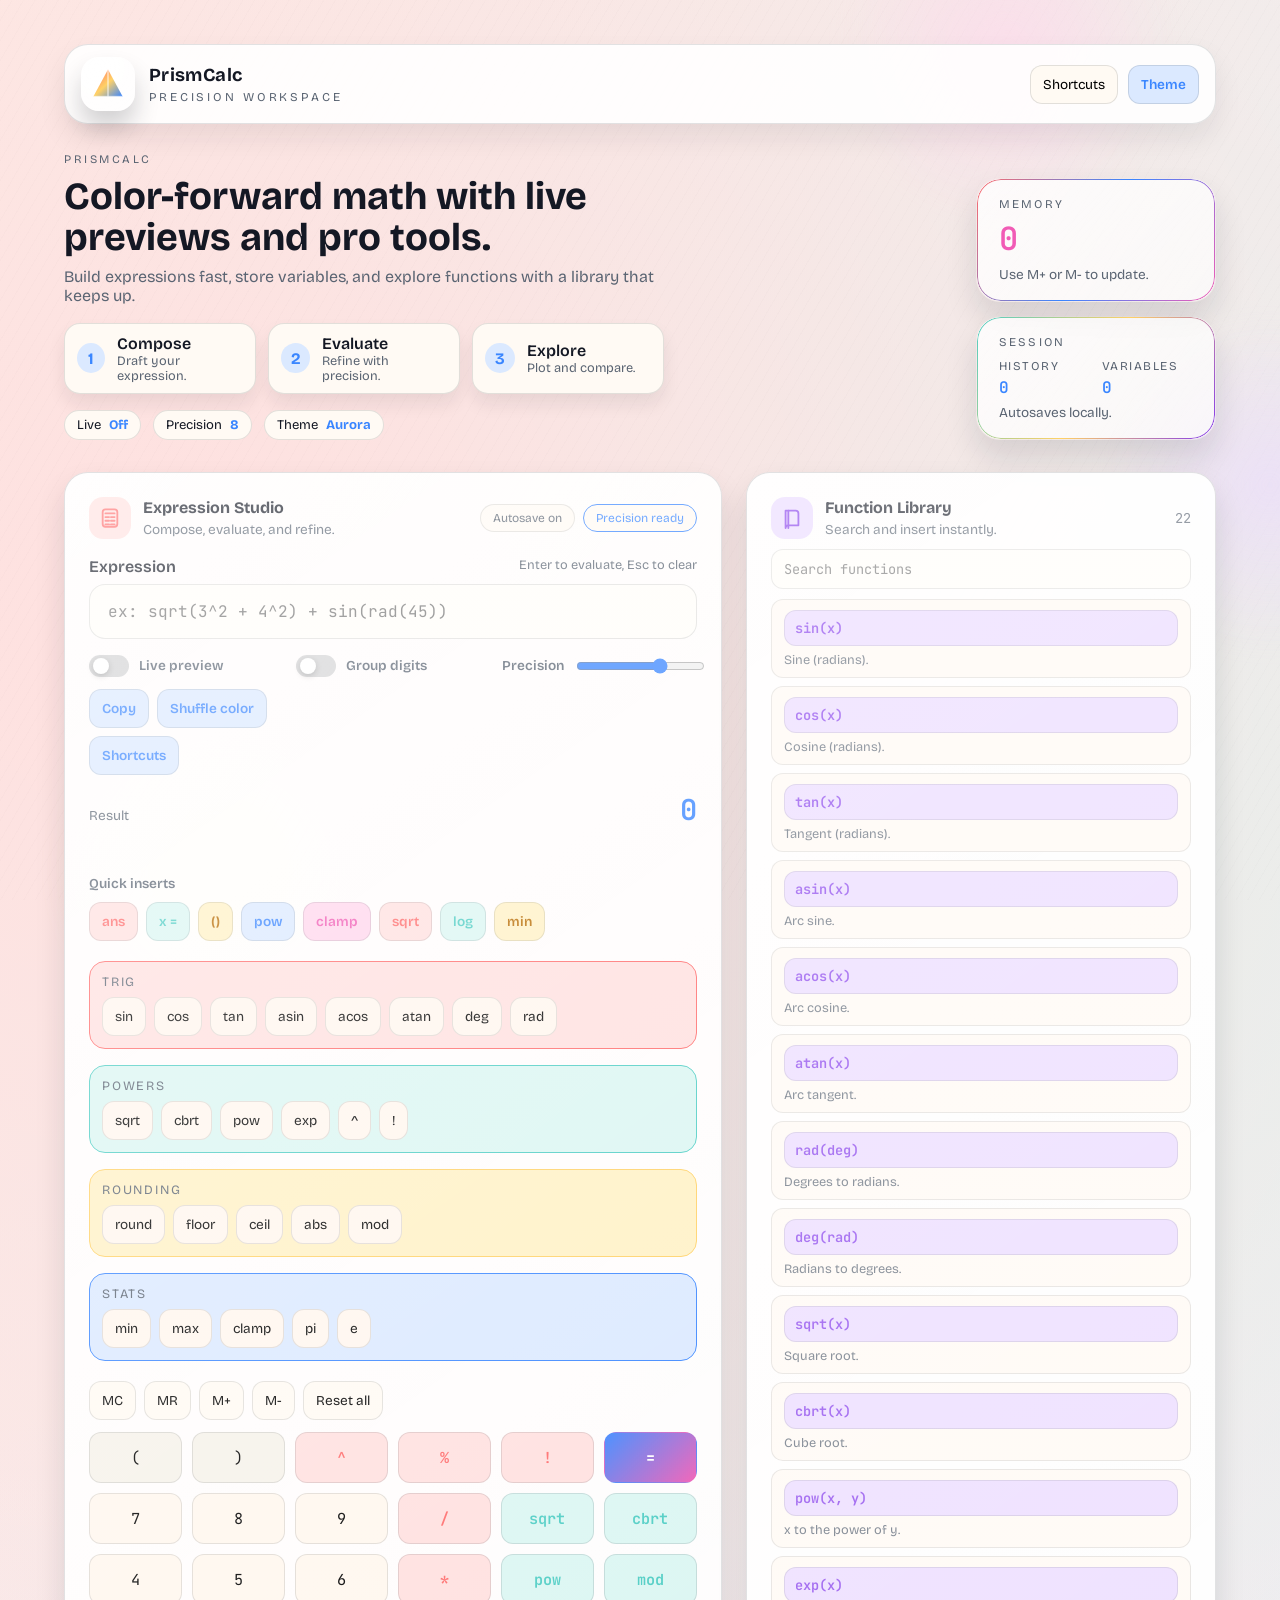
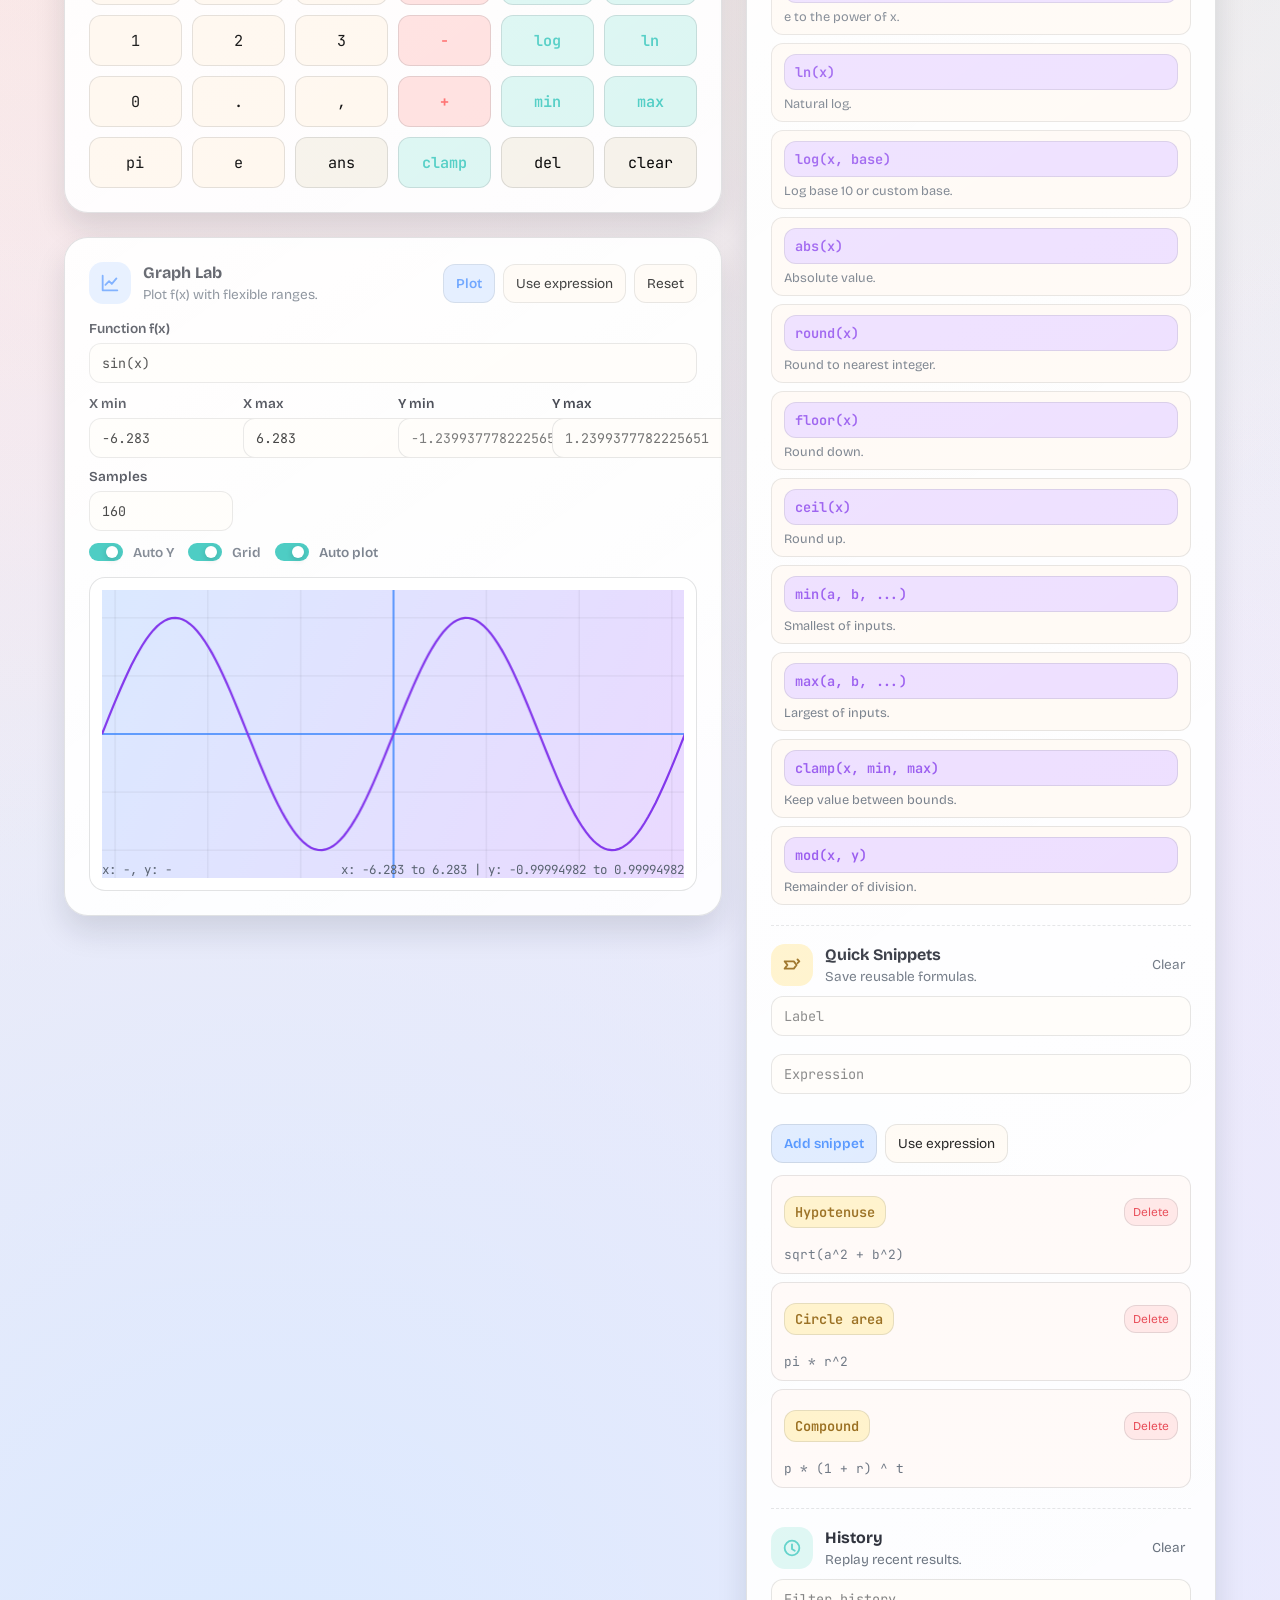
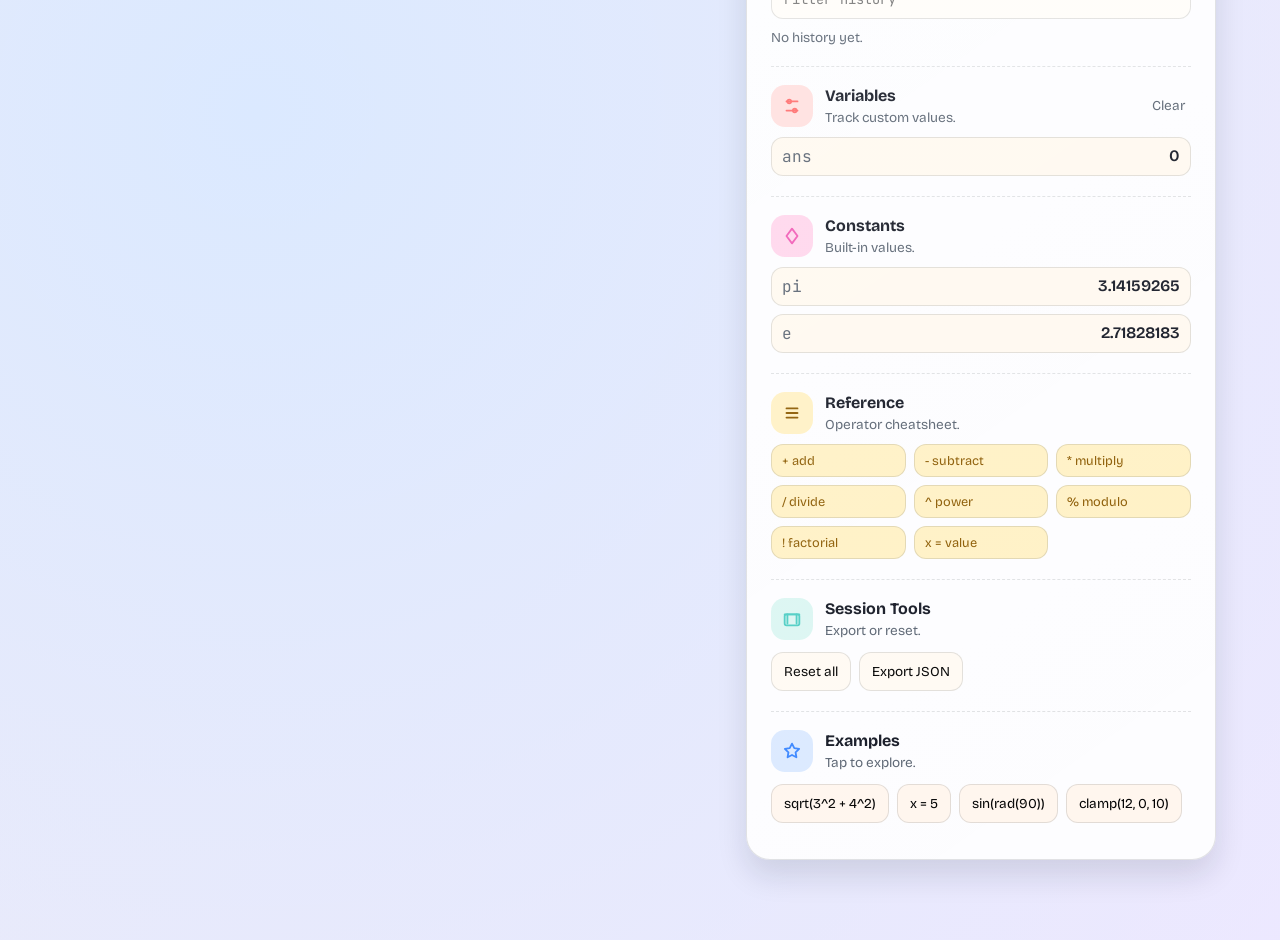
<file: jspractice/index.html>
<!doctype html>
<html lang="en">
  <head>
    <meta charset="utf-8" />
    <meta name="viewport" content="width=device-width, initial-scale=1" />
    <title>PrismCalc</title>
    <link rel="stylesheet" href="styles.css" />
  </head>
  <body>
    <div class="ambient">
      <span class="orb orb-a"></span>
      <span class="orb orb-b"></span>
      <span class="orb orb-c"></span>
    </div>

    <div class="app">
      <nav class="topbar">
        <div class="brand">
          <span class="logo-mark" aria-hidden="true">
            <svg viewBox="0 0 64 64" role="img">
              <defs>
                <linearGradient id="prismGradient" x1="0" y1="0" x2="1" y2="1">
                  <stop offset="0%" stop-color="#ff6b6b" />
                  <stop offset="50%" stop-color="#ffd166" />
                  <stop offset="100%" stop-color="#3a86ff" />
                </linearGradient>
              </defs>
              <polygon points="32 6 58 54 6 54" fill="url(#prismGradient)" />
              <polyline
                points="32 6 32 54"
                fill="none"
                stroke="rgba(255, 255, 255, 0.8)"
                stroke-width="2"
              />
              <polyline
                points="6 54 58 54"
                fill="none"
                stroke="rgba(255, 255, 255, 0.55)"
                stroke-width="2"
              />
            </svg>
          </span>
          <div class="brand-text">
            <span class="brand-name">PrismCalc</span>
            <span class="brand-tag">Precision Workspace</span>
          </div>
        </div>
        <div class="topbar-actions">
          <button type="button" class="chip ghost" data-action="toggle-help">
            Shortcuts
          </button>
          <button type="button" class="chip action" data-action="shuffle-theme">
            Theme
          </button>
        </div>
      </nav>

      <header class="hero">
        <div class="hero-text">
          <p class="eyebrow">PrismCalc</p>
          <h1>Color-forward math with live previews and pro tools.</h1>
          <p class="subtitle">
            Build expressions fast, store variables, and explore functions with
            a library that keeps up.
          </p>
          <div class="sequence">
            <div class="sequence-step">
              <span class="sequence-index">1</span>
              <div>
                <div class="sequence-title">Compose</div>
                <div class="sequence-desc">Draft your expression.</div>
              </div>
            </div>
            <div class="sequence-step">
              <span class="sequence-index">2</span>
              <div>
                <div class="sequence-title">Evaluate</div>
                <div class="sequence-desc">Refine with precision.</div>
              </div>
            </div>
            <div class="sequence-step">
              <span class="sequence-index">3</span>
              <div>
                <div class="sequence-title">Explore</div>
                <div class="sequence-desc">Plot and compare.</div>
              </div>
            </div>
          </div>
          <div class="meta-row">
            <span class="meta-pill">Live <strong id="liveBadge">Off</strong></span>
            <span class="meta-pill"
              >Precision <strong id="precisionBadge">8</strong></span
            >
            <span class="meta-pill"
              >Theme <strong id="themeBadge">Aurora</strong></span
            >
          </div>
        </div>
        <div class="hero-stack">
          <div class="hero-card hero-card--memory">
            <div class="hero-label">Memory</div>
            <div class="hero-value" id="memoryValue">0</div>
            <div class="hero-hint">Use M+ or M- to update.</div>
          </div>
          <div class="hero-card hero-card--stats">
            <div class="hero-label">Session</div>
            <div class="stat-row">
              <div class="stat-block">
                <span class="stat-title">History</span>
                <span class="stat-value" id="historyCount">0</span>
              </div>
              <div class="stat-block">
                <span class="stat-title">Variables</span>
                <span class="stat-value" id="varCount">0</span>
              </div>
            </div>
            <div class="hero-hint">Autosaves locally.</div>
          </div>
        </div>
      </header>

      <main class="workspace">
        <div class="main-stack">
          <section class="panel calc-panel">
            <div class="panel-title-row">
              <div class="panel-title">
                <span class="panel-icon panel-icon--calc" aria-hidden="true">
                  <svg viewBox="0 0 24 24" role="img">
                    <rect x="4" y="2.5" width="16" height="19" rx="3" />
                    <line x1="7" y1="7" x2="17" y2="7" />
                    <line x1="7" y1="11" x2="11" y2="11" />
                    <line x1="13" y1="11" x2="17" y2="11" />
                    <line x1="7" y1="15" x2="11" y2="15" />
                    <line x1="13" y1="15" x2="17" y2="15" />
                    <line x1="7" y1="19" x2="11" y2="19" />
                    <line x1="13" y1="19" x2="17" y2="19" />
                  </svg>
                </span>
                <div>
                  <h2>Expression Studio</h2>
                  <p class="panel-subtitle">Compose, evaluate, and refine.</p>
                </div>
              </div>
              <div class="panel-title-actions">
                <span class="status-pill">Autosave on</span>
                <span class="status-pill status-pill--accent">Precision ready</span>
              </div>
            </div>

            <div class="display">
              <div class="label-row">
                <label for="expression">Expression</label>
                <span class="hint">Enter to evaluate, Esc to clear</span>
              </div>
              <input
                id="expression"
                type="text"
                autocomplete="off"
                spellcheck="false"
                placeholder="ex: sqrt(3^2 + 4^2) + sin(rad(45))"
              />

              <div class="toolbar">
                <label class="toggle">
                  <input id="liveToggle" type="checkbox" />
                  <span class="toggle-track"></span>
                  <span class="toggle-text">Live preview</span>
                </label>
                <label class="toggle">
                  <input id="groupToggle" type="checkbox" />
                  <span class="toggle-track"></span>
                  <span class="toggle-text">Group digits</span>
                </label>
                <div class="range">
                  <span class="range-label">Precision</span>
                  <input
                    id="precisionRange"
                    type="range"
                    min="0"
                    max="12"
                    value="8"
                  />
                  <span class="range-value" id="precisionValue">8</span>
                </div>
                <div class="toolbar-actions">
                  <button type="button" class="chip action" data-action="copy-result">
                    Copy
                  </button>
                  <button
                    type="button"
                    class="chip action"
                    data-action="shuffle-theme"
                  >
                    Shuffle color
                  </button>
                  <button
                    type="button"
                    class="chip action"
                    data-action="toggle-help"
                  >
                    Shortcuts
                  </button>
                </div>
              </div>

              <div class="result-row">
                <span class="result-label">Result</span>
                <span class="result-value" id="result" aria-live="polite">0</span>
              </div>
              <div class="status" id="status" aria-live="polite"></div>
            </div>

            <div class="builder">
              <span class="builder-label">Quick inserts</span>
              <div class="builder-row">
                <button type="button" class="chip tone-a" data-insert="ans">
                  ans
                </button>
                <button type="button" class="chip tone-b" data-insert="x = ">
                  x =
                </button>
                <button
                  type="button"
                  class="chip tone-c"
                  data-insert="()"
                  data-cursor="-1"
                >
                  ()
                </button>
                <button
                  type="button"
                  class="chip tone-d"
                  data-insert="pow()"
                  data-cursor="-1"
                >
                  pow
                </button>
                <button
                  type="button"
                  class="chip tone-e"
                  data-insert="clamp()"
                  data-cursor="-1"
                >
                  clamp
                </button>
                <button
                  type="button"
                  class="chip tone-a"
                  data-insert="sqrt()"
                  data-cursor="-1"
                >
                  sqrt
                </button>
                <button
                  type="button"
                  class="chip tone-b"
                  data-insert="log()"
                  data-cursor="-1"
                >
                  log
                </button>
                <button
                  type="button"
                  class="chip tone-c"
                  data-insert="min()"
                  data-cursor="-1"
                >
                  min
                </button>
              </div>
            </div>
            <div class="palette">
              <div class="palette-group" data-tone="a">
                <div class="palette-label">Trig</div>
                <div class="palette-chips">
                  <button type="button" class="chip" data-insert="sin()" data-cursor="-1">
                    sin
                  </button>
                  <button type="button" class="chip" data-insert="cos()" data-cursor="-1">
                    cos
                  </button>
                  <button type="button" class="chip" data-insert="tan()" data-cursor="-1">
                    tan
                  </button>
                  <button
                    type="button"
                    class="chip"
                    data-insert="asin()"
                    data-cursor="-1"
                  >
                    asin
                  </button>
                  <button
                    type="button"
                    class="chip"
                    data-insert="acos()"
                    data-cursor="-1"
                  >
                    acos
                  </button>
                  <button
                    type="button"
                    class="chip"
                    data-insert="atan()"
                    data-cursor="-1"
                  >
                    atan
                  </button>
                  <button type="button" class="chip" data-insert="deg()" data-cursor="-1">
                    deg
                  </button>
                  <button type="button" class="chip" data-insert="rad()" data-cursor="-1">
                    rad
                  </button>
                </div>
              </div>

              <div class="palette-group" data-tone="b">
                <div class="palette-label">Powers</div>
                <div class="palette-chips">
                  <button
                    type="button"
                    class="chip"
                    data-insert="sqrt()"
                    data-cursor="-1"
                  >
                    sqrt
                  </button>
                  <button
                    type="button"
                    class="chip"
                    data-insert="cbrt()"
                    data-cursor="-1"
                  >
                    cbrt
                  </button>
                  <button
                    type="button"
                    class="chip"
                    data-insert="pow()"
                    data-cursor="-1"
                  >
                    pow
                  </button>
                  <button
                    type="button"
                    class="chip"
                    data-insert="exp()"
                    data-cursor="-1"
                  >
                    exp
                  </button>
                  <button type="button" class="chip" data-insert="^">^</button>
                  <button type="button" class="chip" data-insert="!">!</button>
                </div>
              </div>

              <div class="palette-group" data-tone="c">
                <div class="palette-label">Rounding</div>
                <div class="palette-chips">
                  <button
                    type="button"
                    class="chip"
                    data-insert="round()"
                    data-cursor="-1"
                  >
                    round
                  </button>
                  <button
                    type="button"
                    class="chip"
                    data-insert="floor()"
                    data-cursor="-1"
                  >
                    floor
                  </button>
                  <button
                    type="button"
                    class="chip"
                    data-insert="ceil()"
                    data-cursor="-1"
                  >
                    ceil
                  </button>
                  <button
                    type="button"
                    class="chip"
                    data-insert="abs()"
                    data-cursor="-1"
                  >
                    abs
                  </button>
                  <button
                    type="button"
                    class="chip"
                    data-insert="mod()"
                    data-cursor="-1"
                  >
                    mod
                  </button>
                </div>
              </div>

              <div class="palette-group" data-tone="d">
                <div class="palette-label">Stats</div>
                <div class="palette-chips">
                  <button
                    type="button"
                    class="chip"
                    data-insert="min()"
                    data-cursor="-1"
                  >
                    min
                  </button>
                  <button
                    type="button"
                    class="chip"
                    data-insert="max()"
                    data-cursor="-1"
                  >
                    max
                  </button>
                  <button
                    type="button"
                    class="chip"
                    data-insert="clamp()"
                    data-cursor="-1"
                  >
                    clamp
                  </button>
                  <button type="button" class="chip" data-insert="pi">pi</button>
                  <button type="button" class="chip" data-insert="e">e</button>
                </div>
              </div>
            </div>

            <div class="memory-row">
              <button type="button" class="chip ghost" data-action="mc">MC</button>
              <button type="button" class="chip ghost" data-action="mr">MR</button>
              <button type="button" class="chip ghost" data-action="mplus">M+</button>
              <button type="button" class="chip ghost" data-action="mminus">M-</button>
              <button type="button" class="chip ghost" data-action="clear-all">
                Reset all
              </button>
            </div>

            <div class="keypad">
              <button type="button" class="key ghost" data-insert="(">(</button>
              <button type="button" class="key ghost" data-insert=")">)</button>
              <button type="button" class="key operator" data-insert="^">^</button>
              <button type="button" class="key operator" data-insert="%">%</button>
              <button type="button" class="key operator" data-insert="!">!</button>
              <button type="button" class="key primary" data-action="evaluate">
                =
              </button>

              <button type="button" class="key" data-insert="7">7</button>
              <button type="button" class="key" data-insert="8">8</button>
              <button type="button" class="key" data-insert="9">9</button>
              <button type="button" class="key operator" data-insert="/">/</button>
              <button
                type="button"
                class="key fn"
                data-insert="sqrt()"
                data-cursor="-1"
              >
                sqrt
              </button>
              <button
                type="button"
                class="key fn"
                data-insert="cbrt()"
                data-cursor="-1"
              >
                cbrt
              </button>

              <button type="button" class="key" data-insert="4">4</button>
              <button type="button" class="key" data-insert="5">5</button>
              <button type="button" class="key" data-insert="6">6</button>
              <button type="button" class="key operator" data-insert="*">*</button>
              <button
                type="button"
                class="key fn"
                data-insert="pow()"
                data-cursor="-1"
              >
                pow
              </button>
              <button
                type="button"
                class="key fn"
                data-insert="mod()"
                data-cursor="-1"
              >
                mod
              </button>

              <button type="button" class="key" data-insert="1">1</button>
              <button type="button" class="key" data-insert="2">2</button>
              <button type="button" class="key" data-insert="3">3</button>
              <button type="button" class="key operator" data-insert="-">-</button>
              <button
                type="button"
                class="key fn"
                data-insert="log()"
                data-cursor="-1"
              >
                log
              </button>
              <button type="button" class="key fn" data-insert="ln()" data-cursor="-1">
                ln
              </button>

              <button type="button" class="key" data-insert="0">0</button>
              <button type="button" class="key" data-insert=".">.</button>
              <button type="button" class="key" data-insert=",">,</button>
              <button type="button" class="key operator" data-insert="+">+</button>
              <button type="button" class="key fn" data-insert="min()" data-cursor="-1">
                min
              </button>
              <button type="button" class="key fn" data-insert="max()" data-cursor="-1">
                max
              </button>

              <button type="button" class="key" data-insert="pi">pi</button>
              <button type="button" class="key" data-insert="e">e</button>
              <button type="button" class="key ghost" data-action="use-ans">
                ans
              </button>
              <button
                type="button"
                class="key fn"
                data-insert="clamp()"
                data-cursor="-1"
              >
                clamp
              </button>
              <button type="button" class="key ghost" data-action="backspace">
                del
              </button>
              <button type="button" class="key ghost" data-action="clear">
                clear
              </button>
            </div>
          </section>

          <section class="panel graph-panel">
            <div class="panel-header">
              <div class="panel-title">
                <span class="panel-icon panel-icon--graph" aria-hidden="true">
                  <svg viewBox="0 0 24 24" role="img">
                    <path d="M4 4v16h16" />
                    <path d="M7 14l4-4 3 3 5-6" />
                  </svg>
                </span>
                <div>
                  <h2>Graph Lab</h2>
                  <p class="panel-subtitle">Plot f(x) with flexible ranges.</p>
                </div>
              </div>
              <div class="graph-actions">
                <button type="button" class="chip action" data-action="plot-graph">
                  Plot
                </button>
                <button type="button" class="chip ghost" data-action="graph-use-expression">
                  Use expression
                </button>
                <button type="button" class="chip ghost" data-action="reset-graph">
                  Reset
                </button>
              </div>
            </div>

            <div class="graph-controls">
              <label class="field">
                <span>Function f(x)</span>
                <input
                  id="graphExpression"
                  type="text"
                  autocomplete="off"
                  spellcheck="false"
                  placeholder="ex: sin(x) + x^2 / 5"
                />
              </label>
              <div class="field-grid">
                <label class="field">
                  <span>X min</span>
                  <input id="graphXMin" type="number" step="0.1" />
                </label>
                <label class="field">
                  <span>X max</span>
                  <input id="graphXMax" type="number" step="0.1" />
                </label>
                <label class="field">
                  <span>Y min</span>
                  <input id="graphYMin" type="number" step="0.1" />
                </label>
                <label class="field">
                  <span>Y max</span>
                  <input id="graphYMax" type="number" step="0.1" />
                </label>
                <label class="field">
                  <span>Samples</span>
                  <input id="graphSamples" type="number" min="40" max="600" step="10" />
                </label>
              </div>
              <div class="graph-toggles">
                <label class="toggle small">
                  <input id="graphAutoY" type="checkbox" />
                  <span class="toggle-track"></span>
                  <span class="toggle-text">Auto Y</span>
                </label>
                <label class="toggle small">
                  <input id="graphGrid" type="checkbox" />
                  <span class="toggle-track"></span>
                  <span class="toggle-text">Grid</span>
                </label>
                <label class="toggle small">
                  <input id="graphAutoPlot" type="checkbox" />
                  <span class="toggle-track"></span>
                  <span class="toggle-text">Auto plot</span>
                </label>
              </div>
            </div>

            <div class="graph-canvas-wrap">
              <canvas id="graphCanvas" aria-label="Function graph"></canvas>
              <div class="graph-overlay">
                <span id="graphCoords">x: -, y: -</span>
                <span id="graphRange">x: -, y: -</span>
              </div>
            </div>
          </section>
        </div>
        <section class="panel side-panel">
          <div class="panel-block library-block">
            <div class="panel-header">
              <div class="panel-title">
                <span class="panel-icon panel-icon--library" aria-hidden="true">
                  <svg viewBox="0 0 24 24" role="img">
                    <path d="M5 4h11a3 3 0 0 1 3 3v13H8a3 3 0 0 0-3 3V4z" />
                    <path d="M8 4v19" />
                  </svg>
                </span>
                <div>
                  <h2>Function Library</h2>
                  <p class="panel-subtitle">Search and insert instantly.</p>
                </div>
              </div>
              <span class="panel-count" id="libraryCount">0</span>
            </div>
            <input
              id="librarySearch"
              class="search-input"
              type="search"
              placeholder="Search functions"
            />
            <ul class="library-list" id="libraryList"></ul>
          </div>

          <div class="panel-block snippet-block">
            <div class="panel-header">
              <div class="panel-title">
                <span class="panel-icon panel-icon--snippets" aria-hidden="true">
                  <svg viewBox="0 0 24 24" role="img">
                    <path d="M4 8h10l3 4-3 4H4l3-4-3-4z" />
                    <path d="M18 6l2 2-2 2" />
                  </svg>
                </span>
                <div>
                  <h2>Quick Snippets</h2>
                  <p class="panel-subtitle">Save reusable formulas.</p>
                </div>
              </div>
              <button type="button" class="ghost-text" data-action="clear-snippets">
                Clear
              </button>
            </div>
            <div class="snippet-form">
              <input
                id="snippetLabel"
                class="search-input"
                type="text"
                placeholder="Label"
              />
              <input
                id="snippetValue"
                class="search-input"
                type="text"
                placeholder="Expression"
              />
              <div class="snippet-actions">
                <button type="button" class="chip action" data-action="add-snippet">
                  Add snippet
                </button>
                <button type="button" class="chip ghost" data-action="save-current">
                  Use expression
                </button>
              </div>
            </div>
            <ul class="list" id="snippetList"></ul>
          </div>

          <div class="panel-block">
            <div class="panel-header">
              <div class="panel-title">
                <span class="panel-icon panel-icon--history" aria-hidden="true">
                  <svg viewBox="0 0 24 24" role="img">
                    <circle cx="12" cy="12" r="8" />
                    <path d="M12 8v5l3 2" />
                  </svg>
                </span>
                <div>
                  <h2>History</h2>
                  <p class="panel-subtitle">Replay recent results.</p>
                </div>
              </div>
              <button type="button" class="ghost-text" data-action="clear-history">
                Clear
              </button>
            </div>
            <input
              id="historySearch"
              class="search-input"
              type="search"
              placeholder="Filter history"
            />
            <ul class="list" id="historyList"></ul>
          </div>

          <div class="panel-block">
            <div class="panel-header">
              <div class="panel-title">
                <span class="panel-icon panel-icon--vars" aria-hidden="true">
                  <svg viewBox="0 0 24 24" role="img">
                    <path d="M6 7h12" />
                    <circle cx="9" cy="7" r="2" />
                    <path d="M6 17h12" />
                    <circle cx="15" cy="17" r="2" />
                  </svg>
                </span>
                <div>
                  <h2>Variables</h2>
                  <p class="panel-subtitle">Track custom values.</p>
                </div>
              </div>
              <button type="button" class="ghost-text" data-action="clear-vars">
                Clear
              </button>
            </div>
            <ul class="list" id="varList"></ul>
          </div>

          <div class="panel-block">
            <div class="panel-header">
              <div class="panel-title">
                <span class="panel-icon panel-icon--const" aria-hidden="true">
                  <svg viewBox="0 0 24 24" role="img">
                    <path d="M12 4l6 8-6 8-6-8 6-8z" />
                  </svg>
                </span>
                <div>
                  <h2>Constants</h2>
                  <p class="panel-subtitle">Built-in values.</p>
                </div>
              </div>
            </div>
            <ul class="list" id="constList"></ul>
          </div>
          <div class="panel-block">
            <div class="panel-header">
              <div class="panel-title">
                <span class="panel-icon panel-icon--ref" aria-hidden="true">
                  <svg viewBox="0 0 24 24" role="img">
                    <path d="M6 7h12" />
                    <path d="M6 12h12" />
                    <path d="M6 17h12" />
                  </svg>
                </span>
                <div>
                  <h2>Reference</h2>
                  <p class="panel-subtitle">Operator cheatsheet.</p>
                </div>
              </div>
            </div>
            <div class="reference-grid">
              <span class="reference-pill">+ add</span>
              <span class="reference-pill">- subtract</span>
              <span class="reference-pill">* multiply</span>
              <span class="reference-pill">/ divide</span>
              <span class="reference-pill">^ power</span>
              <span class="reference-pill">% modulo</span>
              <span class="reference-pill">! factorial</span>
              <span class="reference-pill">x = value</span>
            </div>
          </div>

          <div class="panel-block">
            <div class="panel-header">
              <div class="panel-title">
                <span class="panel-icon panel-icon--tools" aria-hidden="true">
                  <svg viewBox="0 0 24 24" role="img">
                    <path d="M4 7h16" />
                    <path d="M7 7v10" />
                    <path d="M17 7v10" />
                    <rect x="4" y="7" width="16" height="12" rx="2" />
                  </svg>
                </span>
                <div>
                  <h2>Session Tools</h2>
                  <p class="panel-subtitle">Export or reset.</p>
                </div>
              </div>
            </div>
            <div class="tool-row">
              <button type="button" class="chip ghost" data-action="clear-all">
                Reset all
              </button>
              <button
                type="button"
                class="chip ghost"
                data-action="export-history"
              >
                Export JSON
              </button>
            </div>
          </div>

          <div class="panel-block">
            <div class="panel-header">
              <div class="panel-title">
                <span class="panel-icon panel-icon--examples" aria-hidden="true">
                  <svg viewBox="0 0 24 24" role="img">
                    <path d="M12 4l2.5 4.8 5.3.8-3.9 3.8.9 5.4-4.8-2.5-4.8 2.5.9-5.4-3.9-3.8 5.3-.8L12 4z" />
                  </svg>
                </span>
                <div>
                  <h2>Examples</h2>
                  <p class="panel-subtitle">Tap to explore.</p>
                </div>
              </div>
            </div>
            <div class="example-row">
              <button
                type="button"
                class="chip"
                data-insert="sqrt(3^2 + 4^2)"
              >
                sqrt(3^2 + 4^2)
              </button>
              <button type="button" class="chip" data-insert="x = 5">
                x = 5
              </button>
              <button type="button" class="chip" data-insert="sin(rad(90))">
                sin(rad(90))
              </button>
              <button type="button" class="chip" data-insert="clamp(12, 0, 10)">
                clamp(12, 0, 10)
              </button>
            </div>
          </div>
        </section>
      </main>
    </div>

    <div class="overlay" id="shortcutOverlay" aria-hidden="true">
      <div class="overlay-card" role="dialog" aria-modal="true" aria-labelledby="shortcutTitle">
        <div class="overlay-header">
          <h2 id="shortcutTitle">Keyboard Shortcuts</h2>
          <button type="button" class="ghost-text" data-action="close-help">
            Close
          </button>
        </div>
        <ul class="shortcut-list">
          <li><span class="shortcut-key">Enter</span><span>Evaluate expression</span></li>
          <li><span class="shortcut-key">Ctrl/Cmd + Enter</span><span>Evaluate from anywhere</span></li>
          <li><span class="shortcut-key">Esc</span><span>Clear input or close overlay</span></li>
          <li><span class="shortcut-key">?</span><span>Toggle this panel</span></li>
          <li><span class="shortcut-key">Ctrl/Cmd + Shift + C</span><span>Copy result</span></li>
          <li><span class="shortcut-key">Ctrl/Cmd + Shift + T</span><span>Shuffle theme</span></li>
          <li><span class="shortcut-key">Ctrl/Cmd + Shift + P</span><span>Plot graph</span></li>
          <li><span class="shortcut-key">Ctrl/Cmd + Shift + S</span><span>Save snippet</span></li>
        </ul>
        <p class="overlay-hint">Press ? anytime to toggle this panel.</p>
      </div>
    </div>

    <script src="practice.js" defer></script>
  </body>
</html>
</file>
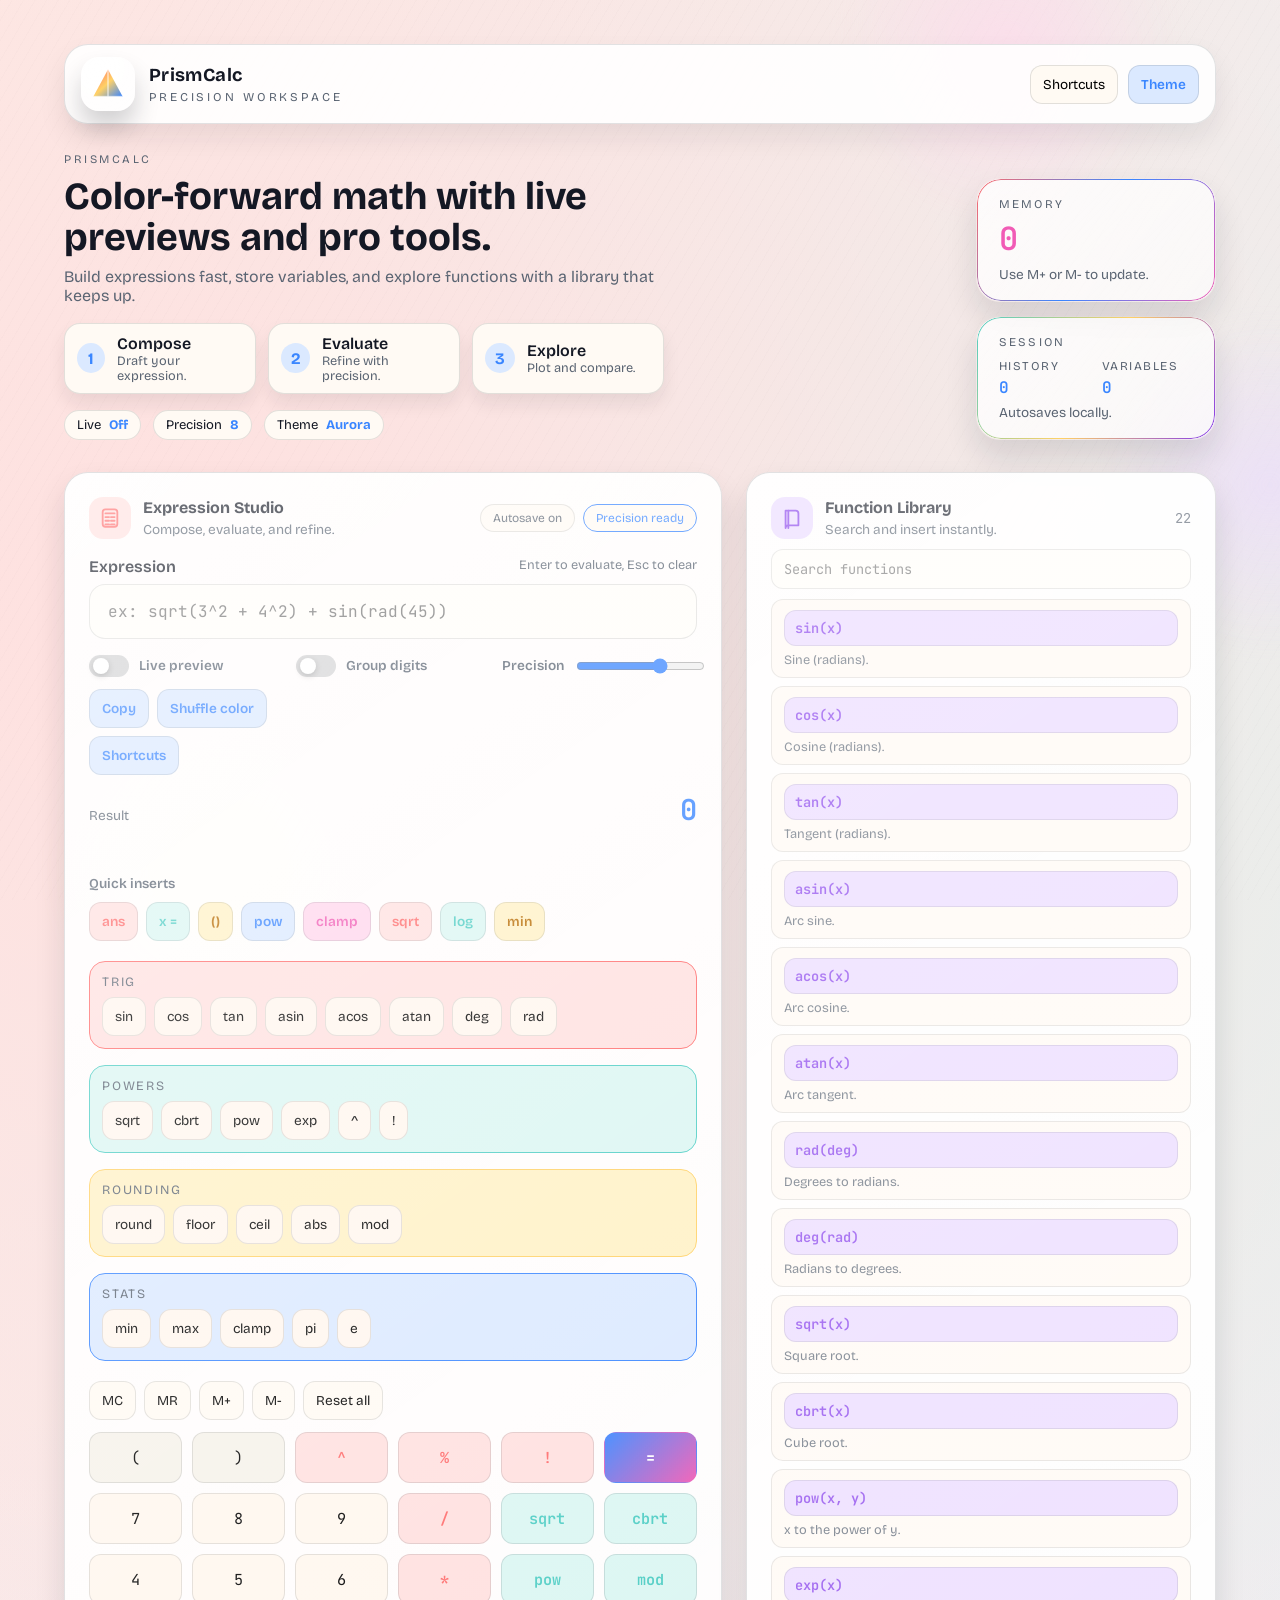
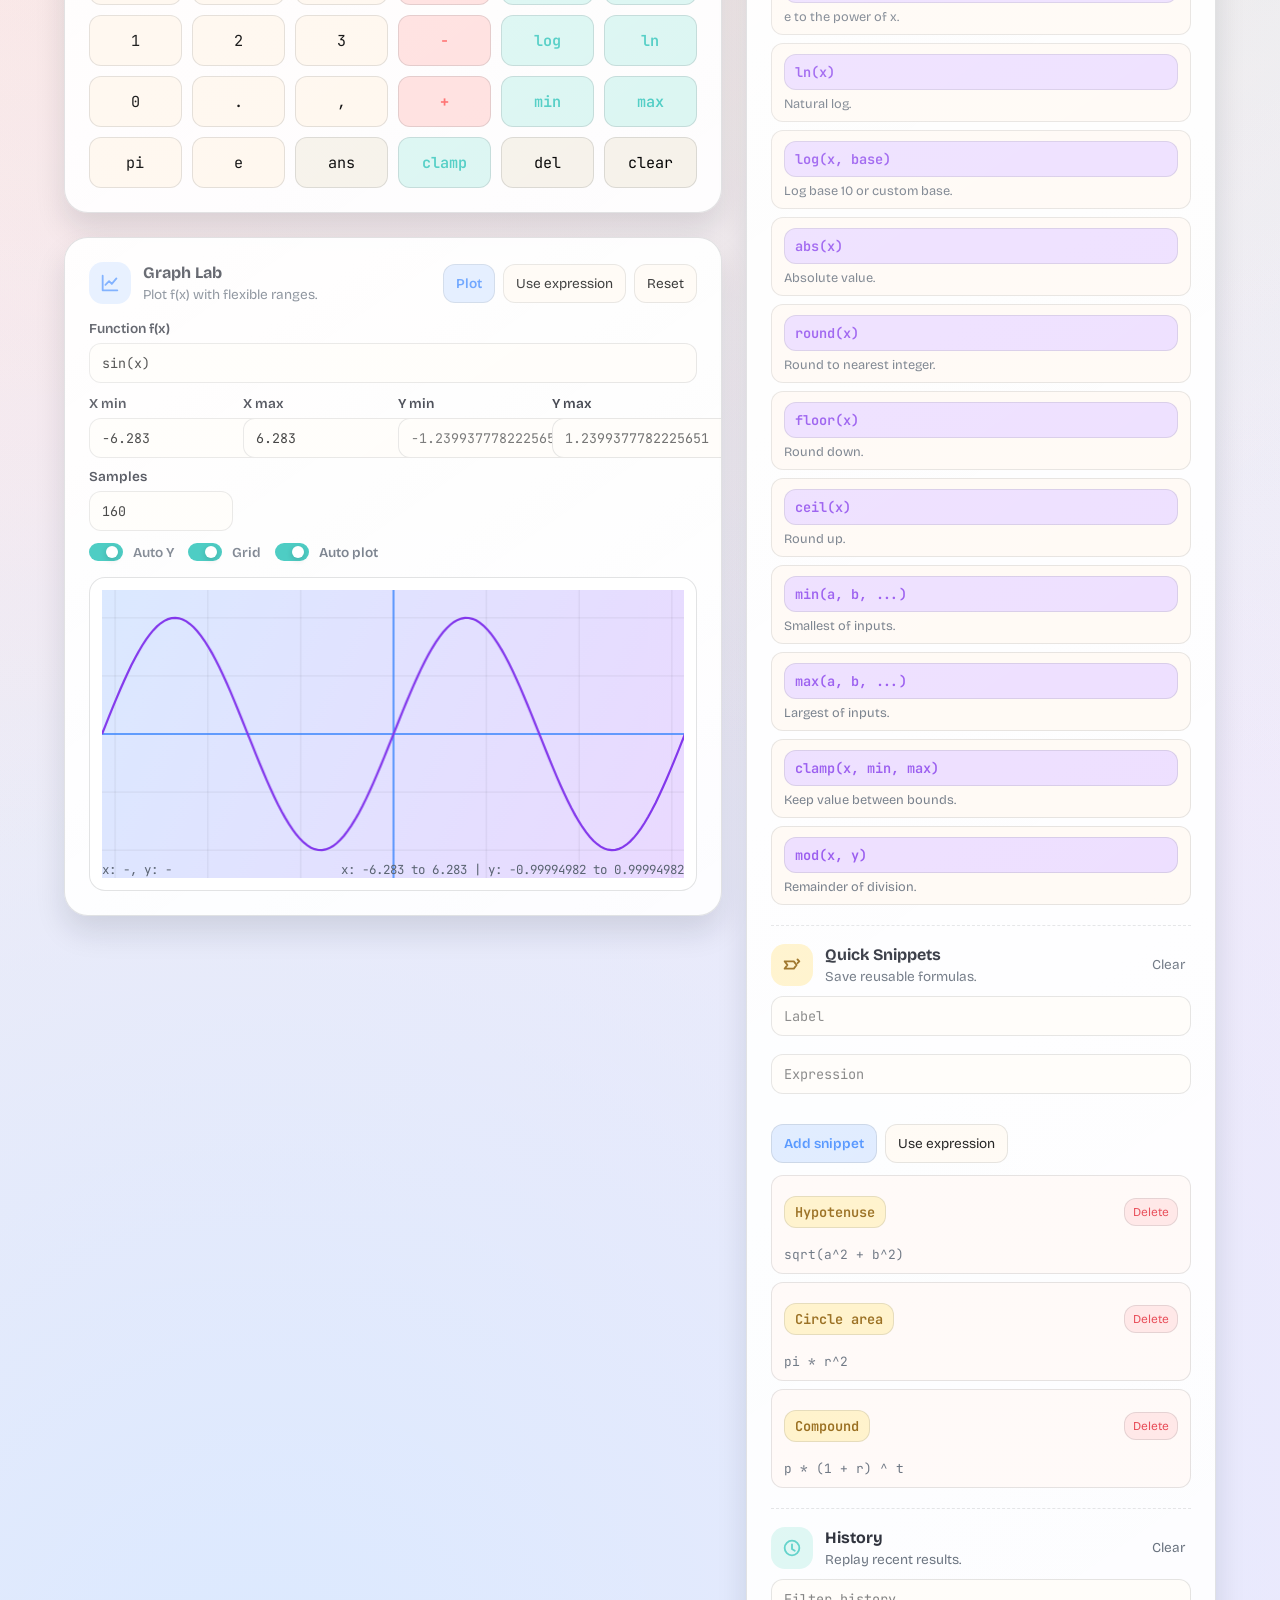
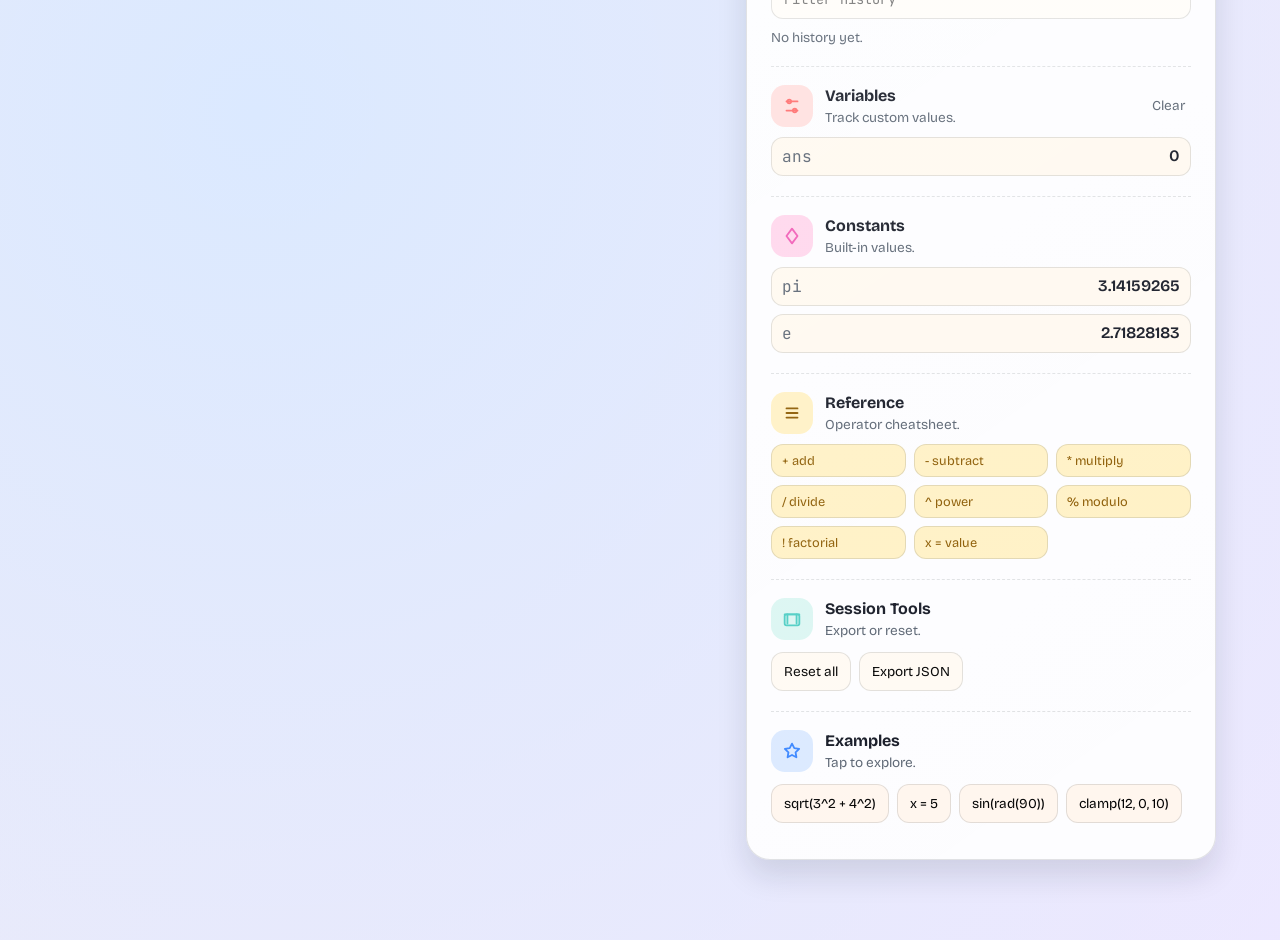
<file: prismcalc.html>
<!doctype html>
<html lang="en">
  <head>
    <meta charset="utf-8" />
    <meta name="viewport" content="width=device-width, initial-scale=1" />
    <title>PrismCalc</title>
    <link rel="stylesheet" href="/prismcalc/prismcalc.css" />
  </head>
  <body>
    <div class="ambient">
      <span class="orb orb-a"></span>
      <span class="orb orb-b"></span>
      <span class="orb orb-c"></span>
    </div>

    <div class="app">
      <nav class="topbar">
        <div class="brand">
          <span class="logo-mark" aria-hidden="true">
            <svg viewBox="0 0 64 64" role="img">
              <defs>
                <linearGradient id="prismGradient" x1="0" y1="0" x2="1" y2="1">
                  <stop offset="0%" stop-color="#ff6b6b" />
                  <stop offset="50%" stop-color="#ffd166" />
                  <stop offset="100%" stop-color="#3a86ff" />
                </linearGradient>
              </defs>
              <polygon points="32 6 58 54 6 54" fill="url(#prismGradient)" />
              <polyline
                points="32 6 32 54"
                fill="none"
                stroke="rgba(255, 255, 255, 0.8)"
                stroke-width="2"
              />
              <polyline
                points="6 54 58 54"
                fill="none"
                stroke="rgba(255, 255, 255, 0.55)"
                stroke-width="2"
              />
            </svg>
          </span>
          <div class="brand-text">
            <span class="brand-name">PrismCalc</span>
            <span class="brand-tag">Precision Workspace</span>
          </div>
        </div>
        <div class="topbar-actions">
          <button type="button" class="chip ghost" data-action="toggle-help">
            Shortcuts
          </button>
          <button type="button" class="chip action" data-action="shuffle-theme">
            Theme
          </button>
        </div>
      </nav>

      <header class="hero">
        <div class="hero-text">
          <p class="eyebrow">PrismCalc</p>
          <h1>Color-forward math with live previews and pro tools.</h1>
          <p class="subtitle">
            Build expressions fast, store variables, and explore functions with
            a library that keeps up.
          </p>
          <div class="sequence">
            <div class="sequence-step">
              <span class="sequence-index">1</span>
              <div>
                <div class="sequence-title">Compose</div>
                <div class="sequence-desc">Draft your expression.</div>
              </div>
            </div>
            <div class="sequence-step">
              <span class="sequence-index">2</span>
              <div>
                <div class="sequence-title">Evaluate</div>
                <div class="sequence-desc">Refine with precision.</div>
              </div>
            </div>
            <div class="sequence-step">
              <span class="sequence-index">3</span>
              <div>
                <div class="sequence-title">Explore</div>
                <div class="sequence-desc">Plot and compare.</div>
              </div>
            </div>
          </div>
          <div class="meta-row">
            <span class="meta-pill">Live <strong id="liveBadge">Off</strong></span>
            <span class="meta-pill"
              >Precision <strong id="precisionBadge">8</strong></span
            >
            <span class="meta-pill"
              >Theme <strong id="themeBadge">Aurora</strong></span
            >
          </div>
        </div>
        <div class="hero-stack">
          <div class="hero-card hero-card--memory">
            <div class="hero-label">Memory</div>
            <div class="hero-value" id="memoryValue">0</div>
            <div class="hero-hint">Use M+ or M- to update.</div>
          </div>
          <div class="hero-card hero-card--stats">
            <div class="hero-label">Session</div>
            <div class="stat-row">
              <div class="stat-block">
                <span class="stat-title">History</span>
                <span class="stat-value" id="historyCount">0</span>
              </div>
              <div class="stat-block">
                <span class="stat-title">Variables</span>
                <span class="stat-value" id="varCount">0</span>
              </div>
            </div>
            <div class="hero-hint">Autosaves locally.</div>
          </div>
        </div>
      </header>

      <main class="workspace">
        <div class="main-stack">
          <section class="panel calc-panel">
            <div class="panel-title-row">
              <div class="panel-title">
                <span class="panel-icon panel-icon--calc" aria-hidden="true">
                  <svg viewBox="0 0 24 24" role="img">
                    <rect x="4" y="2.5" width="16" height="19" rx="3" />
                    <line x1="7" y1="7" x2="17" y2="7" />
                    <line x1="7" y1="11" x2="11" y2="11" />
                    <line x1="13" y1="11" x2="17" y2="11" />
                    <line x1="7" y1="15" x2="11" y2="15" />
                    <line x1="13" y1="15" x2="17" y2="15" />
                    <line x1="7" y1="19" x2="11" y2="19" />
                    <line x1="13" y1="19" x2="17" y2="19" />
                  </svg>
                </span>
                <div>
                  <h2>Expression Studio</h2>
                  <p class="panel-subtitle">Compose, evaluate, and refine.</p>
                </div>
              </div>
              <div class="panel-title-actions">
                <span class="status-pill">Autosave on</span>
                <span class="status-pill status-pill--accent">Precision ready</span>
              </div>
            </div>

            <div class="display">
              <div class="label-row">
                <label for="expression">Expression</label>
                <span class="hint">Enter to evaluate, Esc to clear</span>
              </div>
              <input
                id="expression"
                type="text"
                autocomplete="off"
                spellcheck="false"
                placeholder="ex: sqrt(3^2 + 4^2) + sin(rad(45))"
              />

              <div class="toolbar">
                <label class="toggle">
                  <input id="liveToggle" type="checkbox" />
                  <span class="toggle-track"></span>
                  <span class="toggle-text">Live preview</span>
                </label>
                <label class="toggle">
                  <input id="groupToggle" type="checkbox" />
                  <span class="toggle-track"></span>
                  <span class="toggle-text">Group digits</span>
                </label>
                <div class="range">
                  <span class="range-label">Precision</span>
                  <input
                    id="precisionRange"
                    type="range"
                    min="0"
                    max="12"
                    value="8"
                  />
                  <span class="range-value" id="precisionValue">8</span>
                </div>
                <div class="toolbar-actions">
                  <button type="button" class="chip action" data-action="copy-result">
                    Copy
                  </button>
                  <button
                    type="button"
                    class="chip action"
                    data-action="shuffle-theme"
                  >
                    Shuffle color
                  </button>
                  <button
                    type="button"
                    class="chip action"
                    data-action="toggle-help"
                  >
                    Shortcuts
                  </button>
                </div>
              </div>

              <div class="result-row">
                <span class="result-label">Result</span>
                <span class="result-value" id="result" aria-live="polite">0</span>
              </div>
              <div class="status" id="status" aria-live="polite"></div>
            </div>

            <div class="builder">
              <span class="builder-label">Quick inserts</span>
              <div class="builder-row">
                <button type="button" class="chip tone-a" data-insert="ans">
                  ans
                </button>
                <button type="button" class="chip tone-b" data-insert="x = ">
                  x =
                </button>
                <button
                  type="button"
                  class="chip tone-c"
                  data-insert="()"
                  data-cursor="-1"
                >
                  ()
                </button>
                <button
                  type="button"
                  class="chip tone-d"
                  data-insert="pow()"
                  data-cursor="-1"
                >
                  pow
                </button>
                <button
                  type="button"
                  class="chip tone-e"
                  data-insert="clamp()"
                  data-cursor="-1"
                >
                  clamp
                </button>
                <button
                  type="button"
                  class="chip tone-a"
                  data-insert="sqrt()"
                  data-cursor="-1"
                >
                  sqrt
                </button>
                <button
                  type="button"
                  class="chip tone-b"
                  data-insert="log()"
                  data-cursor="-1"
                >
                  log
                </button>
                <button
                  type="button"
                  class="chip tone-c"
                  data-insert="min()"
                  data-cursor="-1"
                >
                  min
                </button>
              </div>
            </div>
            <div class="palette">
              <div class="palette-group" data-tone="a">
                <div class="palette-label">Trig</div>
                <div class="palette-chips">
                  <button type="button" class="chip" data-insert="sin()" data-cursor="-1">
                    sin
                  </button>
                  <button type="button" class="chip" data-insert="cos()" data-cursor="-1">
                    cos
                  </button>
                  <button type="button" class="chip" data-insert="tan()" data-cursor="-1">
                    tan
                  </button>
                  <button
                    type="button"
                    class="chip"
                    data-insert="asin()"
                    data-cursor="-1"
                  >
                    asin
                  </button>
                  <button
                    type="button"
                    class="chip"
                    data-insert="acos()"
                    data-cursor="-1"
                  >
                    acos
                  </button>
                  <button
                    type="button"
                    class="chip"
                    data-insert="atan()"
                    data-cursor="-1"
                  >
                    atan
                  </button>
                  <button type="button" class="chip" data-insert="deg()" data-cursor="-1">
                    deg
                  </button>
                  <button type="button" class="chip" data-insert="rad()" data-cursor="-1">
                    rad
                  </button>
                </div>
              </div>

              <div class="palette-group" data-tone="b">
                <div class="palette-label">Powers</div>
                <div class="palette-chips">
                  <button
                    type="button"
                    class="chip"
                    data-insert="sqrt()"
                    data-cursor="-1"
                  >
                    sqrt
                  </button>
                  <button
                    type="button"
                    class="chip"
                    data-insert="cbrt()"
                    data-cursor="-1"
                  >
                    cbrt
                  </button>
                  <button
                    type="button"
                    class="chip"
                    data-insert="pow()"
                    data-cursor="-1"
                  >
                    pow
                  </button>
                  <button
                    type="button"
                    class="chip"
                    data-insert="exp()"
                    data-cursor="-1"
                  >
                    exp
                  </button>
                  <button type="button" class="chip" data-insert="^">^</button>
                  <button type="button" class="chip" data-insert="!">!</button>
                </div>
              </div>

              <div class="palette-group" data-tone="c">
                <div class="palette-label">Rounding</div>
                <div class="palette-chips">
                  <button
                    type="button"
                    class="chip"
                    data-insert="round()"
                    data-cursor="-1"
                  >
                    round
                  </button>
                  <button
                    type="button"
                    class="chip"
                    data-insert="floor()"
                    data-cursor="-1"
                  >
                    floor
                  </button>
                  <button
                    type="button"
                    class="chip"
                    data-insert="ceil()"
                    data-cursor="-1"
                  >
                    ceil
                  </button>
                  <button
                    type="button"
                    class="chip"
                    data-insert="abs()"
                    data-cursor="-1"
                  >
                    abs
                  </button>
                  <button
                    type="button"
                    class="chip"
                    data-insert="mod()"
                    data-cursor="-1"
                  >
                    mod
                  </button>
                </div>
              </div>

              <div class="palette-group" data-tone="d">
                <div class="palette-label">Stats</div>
                <div class="palette-chips">
                  <button
                    type="button"
                    class="chip"
                    data-insert="min()"
                    data-cursor="-1"
                  >
                    min
                  </button>
                  <button
                    type="button"
                    class="chip"
                    data-insert="max()"
                    data-cursor="-1"
                  >
                    max
                  </button>
                  <button
                    type="button"
                    class="chip"
                    data-insert="clamp()"
                    data-cursor="-1"
                  >
                    clamp
                  </button>
                  <button type="button" class="chip" data-insert="pi">pi</button>
                  <button type="button" class="chip" data-insert="e">e</button>
                </div>
              </div>
            </div>

            <div class="memory-row">
              <button type="button" class="chip ghost" data-action="mc">MC</button>
              <button type="button" class="chip ghost" data-action="mr">MR</button>
              <button type="button" class="chip ghost" data-action="mplus">M+</button>
              <button type="button" class="chip ghost" data-action="mminus">M-</button>
              <button type="button" class="chip ghost" data-action="clear-all">
                Reset all
              </button>
            </div>

            <div class="keypad">
              <button type="button" class="key ghost" data-insert="(">(</button>
              <button type="button" class="key ghost" data-insert=")">)</button>
              <button type="button" class="key operator" data-insert="^">^</button>
              <button type="button" class="key operator" data-insert="%">%</button>
              <button type="button" class="key operator" data-insert="!">!</button>
              <button type="button" class="key primary" data-action="evaluate">
                =
              </button>

              <button type="button" class="key" data-insert="7">7</button>
              <button type="button" class="key" data-insert="8">8</button>
              <button type="button" class="key" data-insert="9">9</button>
              <button type="button" class="key operator" data-insert="/">/</button>
              <button
                type="button"
                class="key fn"
                data-insert="sqrt()"
                data-cursor="-1"
              >
                sqrt
              </button>
              <button
                type="button"
                class="key fn"
                data-insert="cbrt()"
                data-cursor="-1"
              >
                cbrt
              </button>

              <button type="button" class="key" data-insert="4">4</button>
              <button type="button" class="key" data-insert="5">5</button>
              <button type="button" class="key" data-insert="6">6</button>
              <button type="button" class="key operator" data-insert="*">*</button>
              <button
                type="button"
                class="key fn"
                data-insert="pow()"
                data-cursor="-1"
              >
                pow
              </button>
              <button
                type="button"
                class="key fn"
                data-insert="mod()"
                data-cursor="-1"
              >
                mod
              </button>

              <button type="button" class="key" data-insert="1">1</button>
              <button type="button" class="key" data-insert="2">2</button>
              <button type="button" class="key" data-insert="3">3</button>
              <button type="button" class="key operator" data-insert="-">-</button>
              <button
                type="button"
                class="key fn"
                data-insert="log()"
                data-cursor="-1"
              >
                log
              </button>
              <button type="button" class="key fn" data-insert="ln()" data-cursor="-1">
                ln
              </button>

              <button type="button" class="key" data-insert="0">0</button>
              <button type="button" class="key" data-insert=".">.</button>
              <button type="button" class="key" data-insert=",">,</button>
              <button type="button" class="key operator" data-insert="+">+</button>
              <button type="button" class="key fn" data-insert="min()" data-cursor="-1">
                min
              </button>
              <button type="button" class="key fn" data-insert="max()" data-cursor="-1">
                max
              </button>

              <button type="button" class="key" data-insert="pi">pi</button>
              <button type="button" class="key" data-insert="e">e</button>
              <button type="button" class="key ghost" data-action="use-ans">
                ans
              </button>
              <button
                type="button"
                class="key fn"
                data-insert="clamp()"
                data-cursor="-1"
              >
                clamp
              </button>
              <button type="button" class="key ghost" data-action="backspace">
                del
              </button>
              <button type="button" class="key ghost" data-action="clear">
                clear
              </button>
            </div>
          </section>

          <section class="panel graph-panel">
            <div class="panel-header">
              <div class="panel-title">
                <span class="panel-icon panel-icon--graph" aria-hidden="true">
                  <svg viewBox="0 0 24 24" role="img">
                    <path d="M4 4v16h16" />
                    <path d="M7 14l4-4 3 3 5-6" />
                  </svg>
                </span>
                <div>
                  <h2>Graph Lab</h2>
                  <p class="panel-subtitle">Plot f(x) with flexible ranges.</p>
                </div>
              </div>
              <div class="graph-actions">
                <button type="button" class="chip action" data-action="plot-graph">
                  Plot
                </button>
                <button type="button" class="chip ghost" data-action="graph-use-expression">
                  Use expression
                </button>
                <button type="button" class="chip ghost" data-action="reset-graph">
                  Reset
                </button>
              </div>
            </div>

            <div class="graph-controls">
              <label class="field">
                <span>Function f(x)</span>
                <input
                  id="graphExpression"
                  type="text"
                  autocomplete="off"
                  spellcheck="false"
                  placeholder="ex: sin(x) + x^2 / 5"
                />
              </label>
              <div class="field-grid">
                <label class="field">
                  <span>X min</span>
                  <input id="graphXMin" type="number" step="0.1" />
                </label>
                <label class="field">
                  <span>X max</span>
                  <input id="graphXMax" type="number" step="0.1" />
                </label>
                <label class="field">
                  <span>Y min</span>
                  <input id="graphYMin" type="number" step="0.1" />
                </label>
                <label class="field">
                  <span>Y max</span>
                  <input id="graphYMax" type="number" step="0.1" />
                </label>
                <label class="field">
                  <span>Samples</span>
                  <input id="graphSamples" type="number" min="40" max="600" step="10" />
                </label>
              </div>
              <div class="graph-toggles">
                <label class="toggle small">
                  <input id="graphAutoY" type="checkbox" />
                  <span class="toggle-track"></span>
                  <span class="toggle-text">Auto Y</span>
                </label>
                <label class="toggle small">
                  <input id="graphGrid" type="checkbox" />
                  <span class="toggle-track"></span>
                  <span class="toggle-text">Grid</span>
                </label>
                <label class="toggle small">
                  <input id="graphAutoPlot" type="checkbox" />
                  <span class="toggle-track"></span>
                  <span class="toggle-text">Auto plot</span>
                </label>
              </div>
            </div>

            <div class="graph-canvas-wrap">
              <canvas id="graphCanvas" aria-label="Function graph"></canvas>
              <div class="graph-overlay">
                <span id="graphCoords">x: -, y: -</span>
                <span id="graphRange">x: -, y: -</span>
              </div>
            </div>
          </section>
        </div>
        <section class="panel side-panel">
          <div class="panel-block library-block">
            <div class="panel-header">
              <div class="panel-title">
                <span class="panel-icon panel-icon--library" aria-hidden="true">
                  <svg viewBox="0 0 24 24" role="img">
                    <path d="M5 4h11a3 3 0 0 1 3 3v13H8a3 3 0 0 0-3 3V4z" />
                    <path d="M8 4v19" />
                  </svg>
                </span>
                <div>
                  <h2>Function Library</h2>
                  <p class="panel-subtitle">Search and insert instantly.</p>
                </div>
              </div>
              <span class="panel-count" id="libraryCount">0</span>
            </div>
            <input
              id="librarySearch"
              class="search-input"
              type="search"
              placeholder="Search functions"
            />
            <ul class="library-list" id="libraryList"></ul>
          </div>

          <div class="panel-block snippet-block">
            <div class="panel-header">
              <div class="panel-title">
                <span class="panel-icon panel-icon--snippets" aria-hidden="true">
                  <svg viewBox="0 0 24 24" role="img">
                    <path d="M4 8h10l3 4-3 4H4l3-4-3-4z" />
                    <path d="M18 6l2 2-2 2" />
                  </svg>
                </span>
                <div>
                  <h2>Quick Snippets</h2>
                  <p class="panel-subtitle">Save reusable formulas.</p>
                </div>
              </div>
              <button type="button" class="ghost-text" data-action="clear-snippets">
                Clear
              </button>
            </div>
            <div class="snippet-form">
              <input
                id="snippetLabel"
                class="search-input"
                type="text"
                placeholder="Label"
              />
              <input
                id="snippetValue"
                class="search-input"
                type="text"
                placeholder="Expression"
              />
              <div class="snippet-actions">
                <button type="button" class="chip action" data-action="add-snippet">
                  Add snippet
                </button>
                <button type="button" class="chip ghost" data-action="save-current">
                  Use expression
                </button>
              </div>
            </div>
            <ul class="list" id="snippetList"></ul>
          </div>

          <div class="panel-block">
            <div class="panel-header">
              <div class="panel-title">
                <span class="panel-icon panel-icon--history" aria-hidden="true">
                  <svg viewBox="0 0 24 24" role="img">
                    <circle cx="12" cy="12" r="8" />
                    <path d="M12 8v5l3 2" />
                  </svg>
                </span>
                <div>
                  <h2>History</h2>
                  <p class="panel-subtitle">Replay recent results.</p>
                </div>
              </div>
              <button type="button" class="ghost-text" data-action="clear-history">
                Clear
              </button>
            </div>
            <input
              id="historySearch"
              class="search-input"
              type="search"
              placeholder="Filter history"
            />
            <ul class="list" id="historyList"></ul>
          </div>

          <div class="panel-block">
            <div class="panel-header">
              <div class="panel-title">
                <span class="panel-icon panel-icon--vars" aria-hidden="true">
                  <svg viewBox="0 0 24 24" role="img">
                    <path d="M6 7h12" />
                    <circle cx="9" cy="7" r="2" />
                    <path d="M6 17h12" />
                    <circle cx="15" cy="17" r="2" />
                  </svg>
                </span>
                <div>
                  <h2>Variables</h2>
                  <p class="panel-subtitle">Track custom values.</p>
                </div>
              </div>
              <button type="button" class="ghost-text" data-action="clear-vars">
                Clear
              </button>
            </div>
            <ul class="list" id="varList"></ul>
          </div>

          <div class="panel-block">
            <div class="panel-header">
              <div class="panel-title">
                <span class="panel-icon panel-icon--const" aria-hidden="true">
                  <svg viewBox="0 0 24 24" role="img">
                    <path d="M12 4l6 8-6 8-6-8 6-8z" />
                  </svg>
                </span>
                <div>
                  <h2>Constants</h2>
                  <p class="panel-subtitle">Built-in values.</p>
                </div>
              </div>
            </div>
            <ul class="list" id="constList"></ul>
          </div>
          <div class="panel-block">
            <div class="panel-header">
              <div class="panel-title">
                <span class="panel-icon panel-icon--ref" aria-hidden="true">
                  <svg viewBox="0 0 24 24" role="img">
                    <path d="M6 7h12" />
                    <path d="M6 12h12" />
                    <path d="M6 17h12" />
                  </svg>
                </span>
                <div>
                  <h2>Reference</h2>
                  <p class="panel-subtitle">Operator cheatsheet.</p>
                </div>
              </div>
            </div>
            <div class="reference-grid">
              <span class="reference-pill">+ add</span>
              <span class="reference-pill">- subtract</span>
              <span class="reference-pill">* multiply</span>
              <span class="reference-pill">/ divide</span>
              <span class="reference-pill">^ power</span>
              <span class="reference-pill">% modulo</span>
              <span class="reference-pill">! factorial</span>
              <span class="reference-pill">x = value</span>
            </div>
          </div>

          <div class="panel-block">
            <div class="panel-header">
              <div class="panel-title">
                <span class="panel-icon panel-icon--tools" aria-hidden="true">
                  <svg viewBox="0 0 24 24" role="img">
                    <path d="M4 7h16" />
                    <path d="M7 7v10" />
                    <path d="M17 7v10" />
                    <rect x="4" y="7" width="16" height="12" rx="2" />
                  </svg>
                </span>
                <div>
                  <h2>Session Tools</h2>
                  <p class="panel-subtitle">Export or reset.</p>
                </div>
              </div>
            </div>
            <div class="tool-row">
              <button type="button" class="chip ghost" data-action="clear-all">
                Reset all
              </button>
              <button
                type="button"
                class="chip ghost"
                data-action="export-history"
              >
                Export JSON
              </button>
            </div>
          </div>

          <div class="panel-block">
            <div class="panel-header">
              <div class="panel-title">
                <span class="panel-icon panel-icon--examples" aria-hidden="true">
                  <svg viewBox="0 0 24 24" role="img">
                    <path d="M12 4l2.5 4.8 5.3.8-3.9 3.8.9 5.4-4.8-2.5-4.8 2.5.9-5.4-3.9-3.8 5.3-.8L12 4z" />
                  </svg>
                </span>
                <div>
                  <h2>Examples</h2>
                  <p class="panel-subtitle">Tap to explore.</p>
                </div>
              </div>
            </div>
            <div class="example-row">
              <button
                type="button"
                class="chip"
                data-insert="sqrt(3^2 + 4^2)"
              >
                sqrt(3^2 + 4^2)
              </button>
              <button type="button" class="chip" data-insert="x = 5">
                x = 5
              </button>
              <button type="button" class="chip" data-insert="sin(rad(90))">
                sin(rad(90))
              </button>
              <button type="button" class="chip" data-insert="clamp(12, 0, 10)">
                clamp(12, 0, 10)
              </button>
            </div>
          </div>
        </section>
      </main>
    </div>

    <div class="overlay" id="shortcutOverlay" aria-hidden="true">
      <div class="overlay-card" role="dialog" aria-modal="true" aria-labelledby="shortcutTitle">
        <div class="overlay-header">
          <h2 id="shortcutTitle">Keyboard Shortcuts</h2>
          <button type="button" class="ghost-text" data-action="close-help">
            Close
          </button>
        </div>
        <ul class="shortcut-list">
          <li><span class="shortcut-key">Enter</span><span>Evaluate expression</span></li>
          <li><span class="shortcut-key">Ctrl/Cmd + Enter</span><span>Evaluate from anywhere</span></li>
          <li><span class="shortcut-key">Esc</span><span>Clear input or close overlay</span></li>
          <li><span class="shortcut-key">?</span><span>Toggle this panel</span></li>
          <li><span class="shortcut-key">Ctrl/Cmd + Shift + C</span><span>Copy result</span></li>
          <li><span class="shortcut-key">Ctrl/Cmd + Shift + T</span><span>Shuffle theme</span></li>
          <li><span class="shortcut-key">Ctrl/Cmd + Shift + P</span><span>Plot graph</span></li>
          <li><span class="shortcut-key">Ctrl/Cmd + Shift + S</span><span>Save snippet</span></li>
        </ul>
        <p class="overlay-hint">Press ? anytime to toggle this panel.</p>
      </div>
    </div>

    <script src="/prismcalc/prismcalc.js" defer></script>
  </body>
</html>
</file>
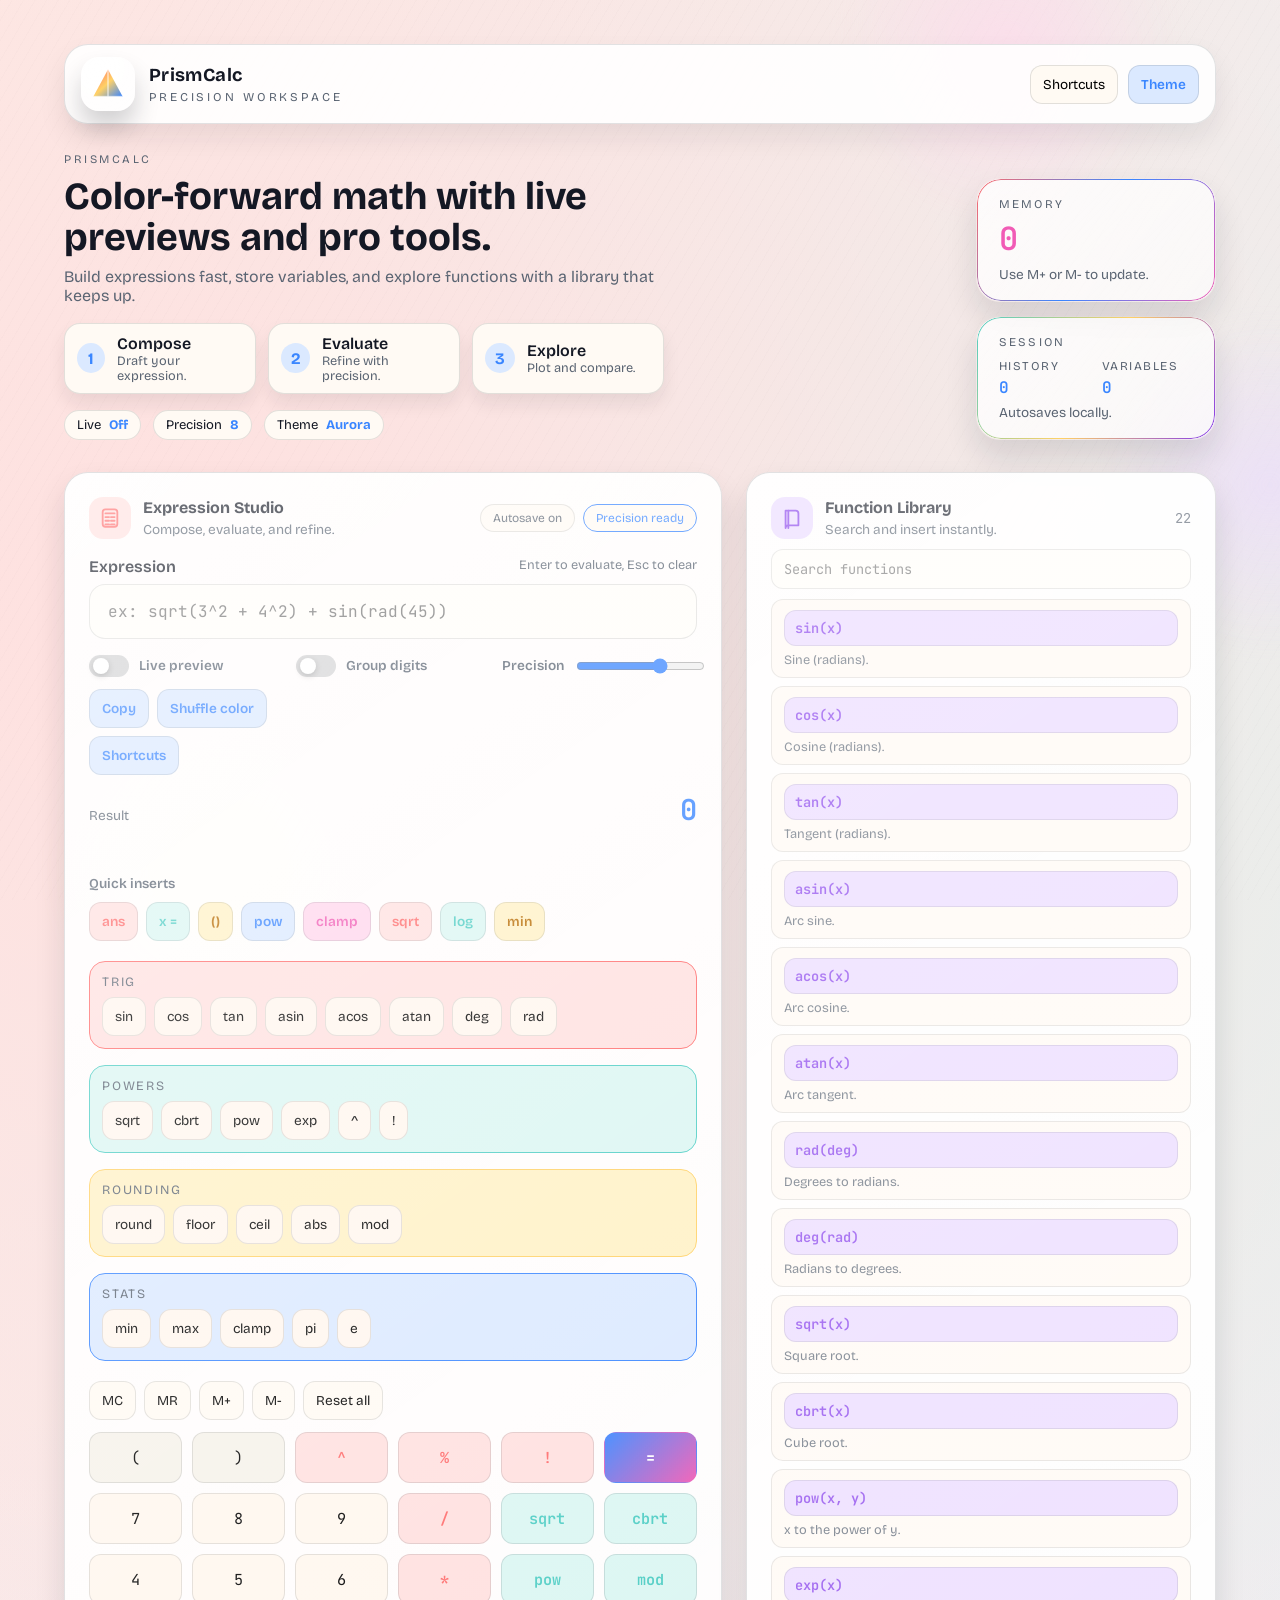
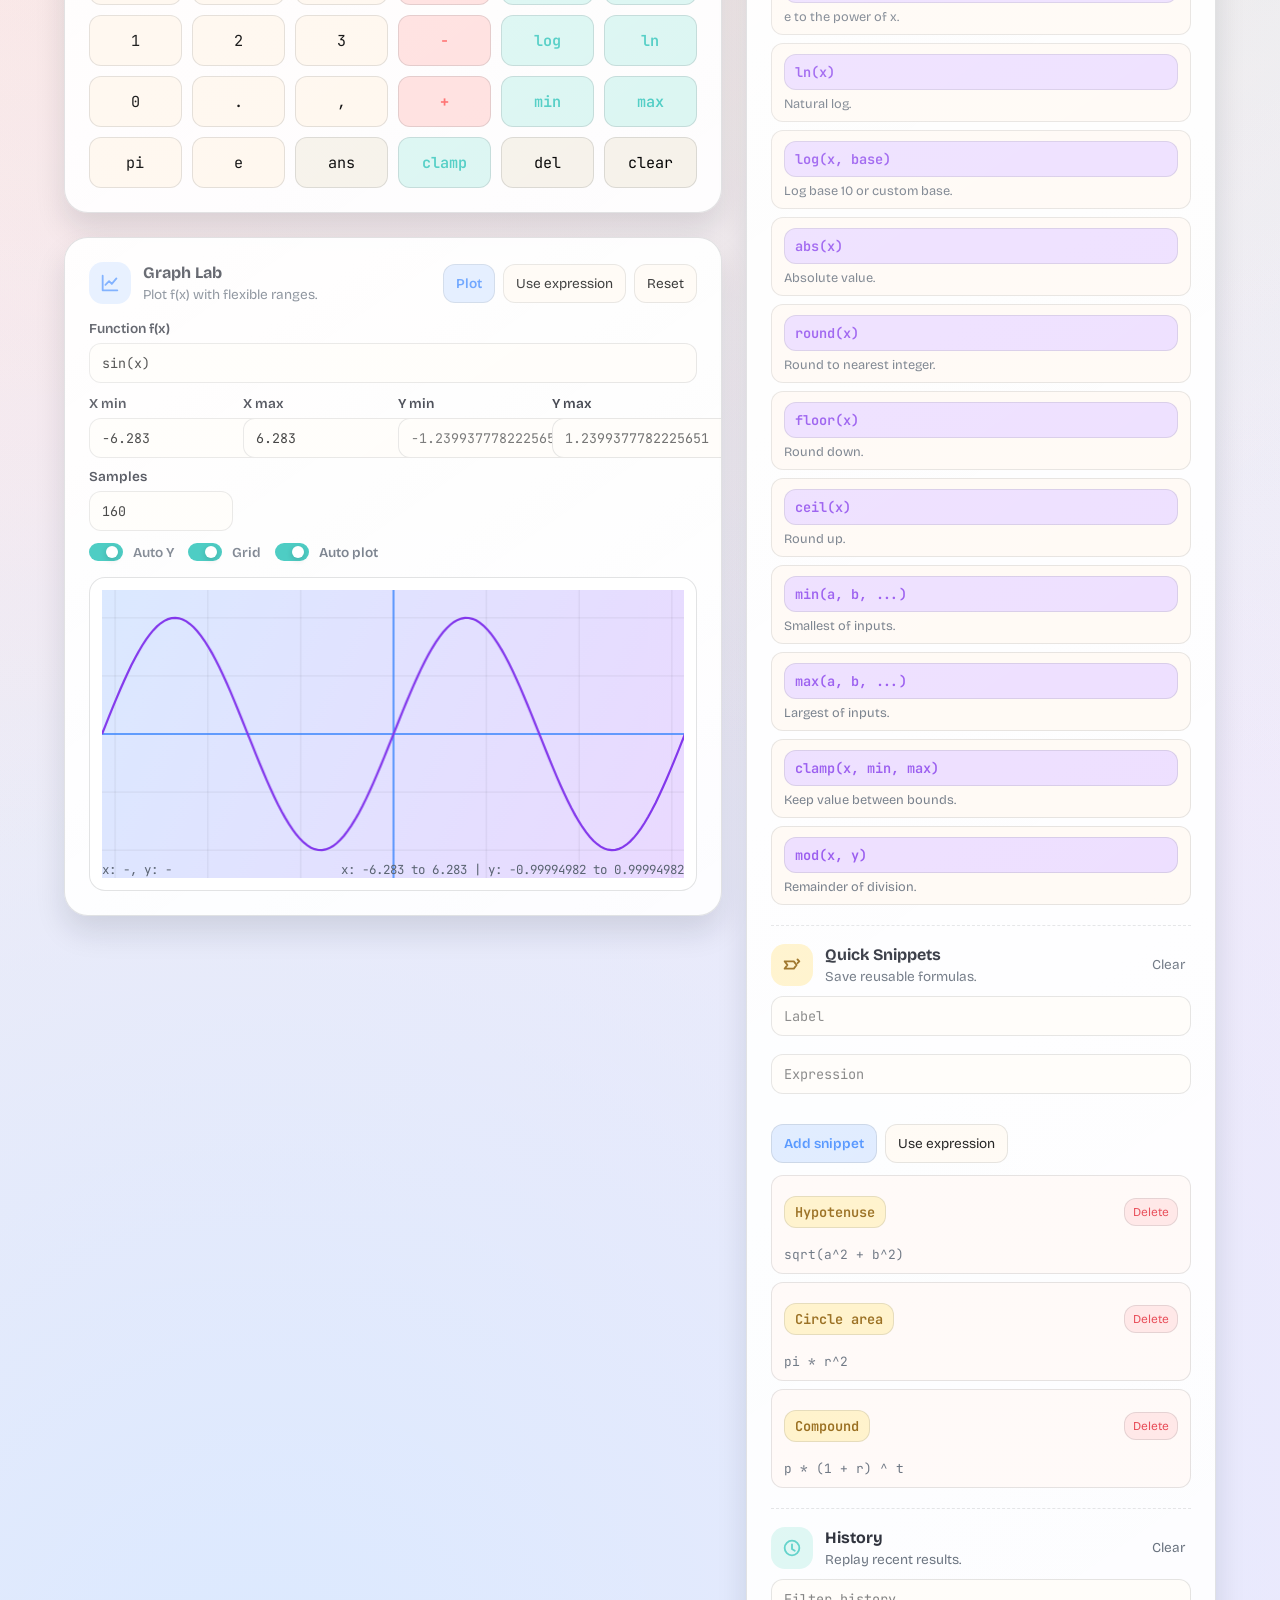
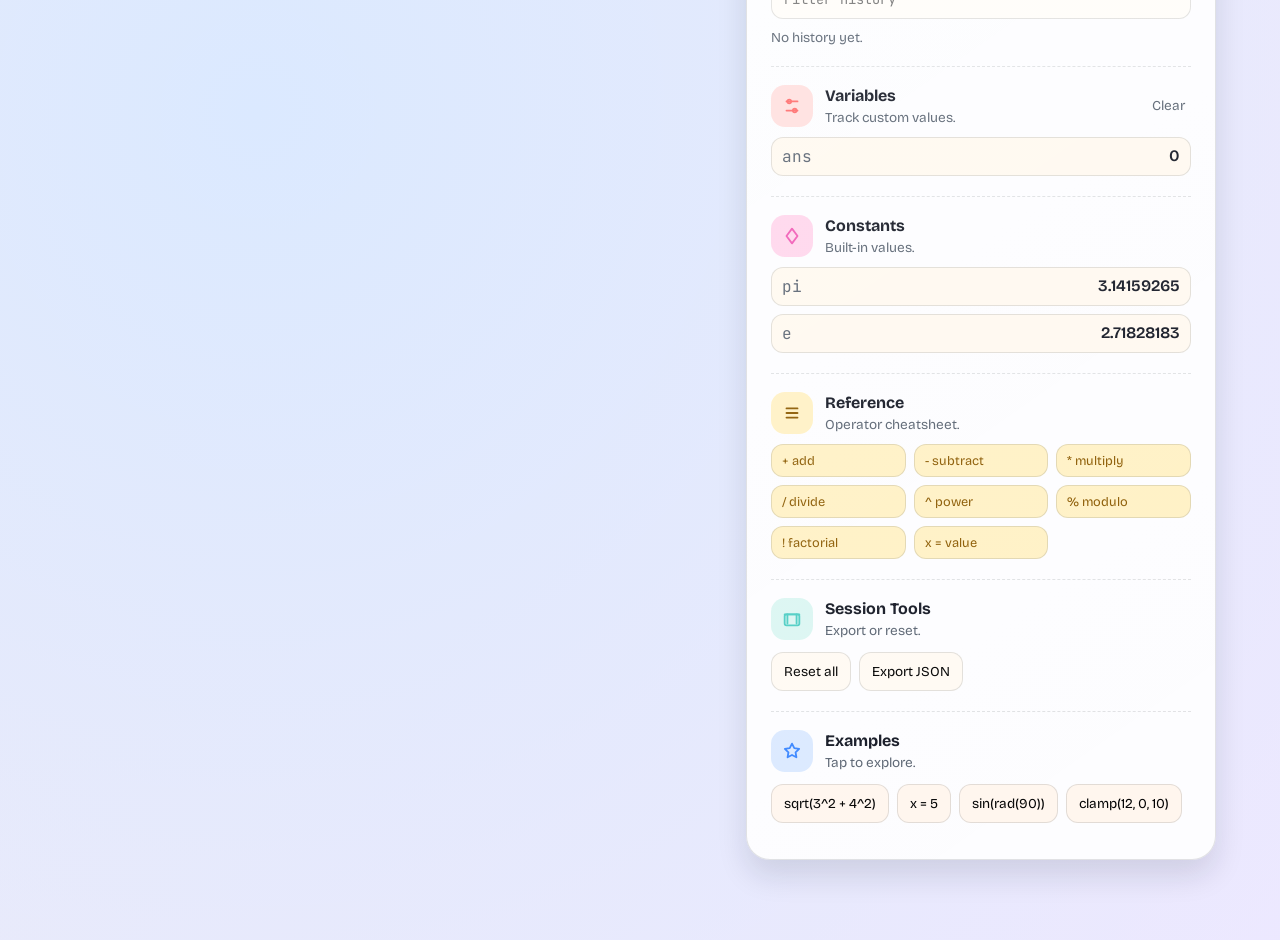
<file: prismcalc/prismcalc.html>
<!doctype html>
<html lang="en">
  <head>
    <meta charset="utf-8" />
    <meta name="viewport" content="width=device-width, initial-scale=1" />
    <title>PrismCalc</title>
    <link rel="stylesheet" href="/prismcalc/prismcalc.css" />
  </head>
  <body>
    <div class="ambient">
      <span class="orb orb-a"></span>
      <span class="orb orb-b"></span>
      <span class="orb orb-c"></span>
    </div>
    <div class="app">
      <nav class="topbar">
        <div class="brand">
          <span class="logo-mark" aria-hidden="true">
            <svg viewBox="0 0 64 64" role="img">
              <defs>
                <linearGradient id="prismGradient" x1="0" y1="0" x2="1" y2="1">
                  <stop offset="0%" stop-color="#ff6b6b" />
                  <stop offset="50%" stop-color="#ffd166" />
                  <stop offset="100%" stop-color="#3a86ff" />
                </linearGradient>
              </defs>
              <polygon points="32 6 58 54 6 54" fill="url(#prismGradient)" />
              <polyline
                points="32 6 32 54"
                fill="none"
                stroke="rgba(255, 255, 255, 0.8)"
                stroke-width="2"
              />
              <polyline
                points="6 54 58 54"
                fill="none"
                stroke="rgba(255, 255, 255, 0.55)"
                stroke-width="2"
              />
            </svg>
          </span>
          <div class="brand-text">
            <span class="brand-name">PrismCalc</span>
            <span class="brand-tag">Precision Workspace</span>
          </div>
        </div>
        <div class="topbar-actions">
          <button type="button" class="chip ghost" data-action="toggle-help">
            Shortcuts
          </button>
          <button type="button" class="chip action" data-action="shuffle-theme">
            Theme
          </button>
        </div>
      </nav>

      <header class="hero">
        <div class="hero-text">
          <p class="eyebrow">PrismCalc</p>
          <h1>Color-forward math with live previews and pro tools.</h1>
          <p class="subtitle">
            Build expressions fast, store variables, and explore functions with
            a library that keeps up.
          </p>
          <div class="sequence">
            <div class="sequence-step">
              <span class="sequence-index">1</span>
              <div>
                <div class="sequence-title">Compose</div>
                <div class="sequence-desc">Draft your expression.</div>
              </div>
            </div>
            <div class="sequence-step">
              <span class="sequence-index">2</span>
              <div>
                <div class="sequence-title">Evaluate</div>
                <div class="sequence-desc">Refine with precision.</div>
              </div>
            </div>
            <div class="sequence-step">
              <span class="sequence-index">3</span>
              <div>
                <div class="sequence-title">Explore</div>
                <div class="sequence-desc">Plot and compare.</div>
              </div>
            </div>
          </div>
          <div class="meta-row">
            <span class="meta-pill">Live <strong id="liveBadge">Off</strong></span>
            <span class="meta-pill"
              >Precision <strong id="precisionBadge">8</strong></span
            >
            <span class="meta-pill"
              >Theme <strong id="themeBadge">Aurora</strong></span
            >
          </div>
        </div>
        <div class="hero-stack">
          <div class="hero-card hero-card--memory">
            <div class="hero-label">Memory</div>
            <div class="hero-value" id="memoryValue">0</div>
            <div class="hero-hint">Use M+ or M- to update.</div>
          </div>
          <div class="hero-card hero-card--stats">
            <div class="hero-label">Session</div>
            <div class="stat-row">
              <div class="stat-block">
                <span class="stat-title">History</span>
                <span class="stat-value" id="historyCount">0</span>
              </div>
              <div class="stat-block">
                <span class="stat-title">Variables</span>
                <span class="stat-value" id="varCount">0</span>
              </div>
            </div>
            <div class="hero-hint">Autosaves locally.</div>
          </div>
        </div>
      </header>

      <main class="workspace">
        <div class="main-stack">
          <section class="panel calc-panel">
            <div class="panel-title-row">
              <div class="panel-title">
                <span class="panel-icon panel-icon--calc" aria-hidden="true">
                  <svg viewBox="0 0 24 24" role="img">
                    <rect x="4" y="2.5" width="16" height="19" rx="3" />
                    <line x1="7" y1="7" x2="17" y2="7" />
                    <line x1="7" y1="11" x2="11" y2="11" />
                    <line x1="13" y1="11" x2="17" y2="11" />
                    <line x1="7" y1="15" x2="11" y2="15" />
                    <line x1="13" y1="15" x2="17" y2="15" />
                    <line x1="7" y1="19" x2="11" y2="19" />
                    <line x1="13" y1="19" x2="17" y2="19" />
                  </svg>
                </span>
                <div>
                  <h2>Expression Studio</h2>
                  <p class="panel-subtitle">Compose, evaluate, and refine.</p>
                </div>
              </div>
              <div class="panel-title-actions">
                <span class="status-pill">Autosave on</span>
                <span class="status-pill status-pill--accent">Precision ready</span>
              </div>
            </div>

            <div class="display">
              <div class="label-row">
                <label for="expression">Expression</label>
                <span class="hint">Enter to evaluate, Esc to clear</span>
              </div>
              <input
                id="expression"
                type="text"
                autocomplete="off"
                spellcheck="false"
                placeholder="ex: sqrt(3^2 + 4^2) + sin(rad(45))"
              />

              <div class="toolbar">
                <label class="toggle">
                  <input id="liveToggle" type="checkbox" />
                  <span class="toggle-track"></span>
                  <span class="toggle-text">Live preview</span>
                </label>
                <label class="toggle">
                  <input id="groupToggle" type="checkbox" />
                  <span class="toggle-track"></span>
                  <span class="toggle-text">Group digits</span>
                </label>
                <div class="range">
                  <span class="range-label">Precision</span>
                  <input
                    id="precisionRange"
                    type="range"
                    min="0"
                    max="12"
                    value="8"
                  />
                  <span class="range-value" id="precisionValue">8</span>
                </div>
                <div class="toolbar-actions">
                  <button type="button" class="chip action" data-action="copy-result">
                    Copy
                  </button>
                  <button
                    type="button"
                    class="chip action"
                    data-action="shuffle-theme"
                  >
                    Shuffle color
                  </button>
                  <button
                    type="button"
                    class="chip action"
                    data-action="toggle-help"
                  >
                    Shortcuts
                  </button>
                </div>
              </div>

              <div class="result-row">
                <span class="result-label">Result</span>
                <span class="result-value" id="result" aria-live="polite">0</span>
              </div>
              <div class="status" id="status" aria-live="polite"></div>
            </div>

            <div class="builder">
              <span class="builder-label">Quick inserts</span>
              <div class="builder-row">
                <button type="button" class="chip tone-a" data-insert="ans">
                  ans
                </button>
                <button type="button" class="chip tone-b" data-insert="x = ">
                  x =
                </button>
                <button
                  type="button"
                  class="chip tone-c"
                  data-insert="()"
                  data-cursor="-1"
                >
                  ()
                </button>
                <button
                  type="button"
                  class="chip tone-d"
                  data-insert="pow()"
                  data-cursor="-1"
                >
                  pow
                </button>
                <button
                  type="button"
                  class="chip tone-e"
                  data-insert="clamp()"
                  data-cursor="-1"
                >
                  clamp
                </button>
                <button
                  type="button"
                  class="chip tone-a"
                  data-insert="sqrt()"
                  data-cursor="-1"
                >
                  sqrt
                </button>
                <button
                  type="button"
                  class="chip tone-b"
                  data-insert="log()"
                  data-cursor="-1"
                >
                  log
                </button>
                <button
                  type="button"
                  class="chip tone-c"
                  data-insert="min()"
                  data-cursor="-1"
                >
                  min
                </button>
              </div>
            </div>
            <div class="palette">
              <div class="palette-group" data-tone="a">
                <div class="palette-label">Trig</div>
                <div class="palette-chips">
                  <button type="button" class="chip" data-insert="sin()" data-cursor="-1">
                    sin
                  </button>
                  <button type="button" class="chip" data-insert="cos()" data-cursor="-1">
                    cos
                  </button>
                  <button type="button" class="chip" data-insert="tan()" data-cursor="-1">
                    tan
                  </button>
                  <button
                    type="button"
                    class="chip"
                    data-insert="asin()"
                    data-cursor="-1"
                  >
                    asin
                  </button>
                  <button
                    type="button"
                    class="chip"
                    data-insert="acos()"
                    data-cursor="-1"
                  >
                    acos
                  </button>
                  <button
                    type="button"
                    class="chip"
                    data-insert="atan()"
                    data-cursor="-1"
                  >
                    atan
                  </button>
                  <button type="button" class="chip" data-insert="deg()" data-cursor="-1">
                    deg
                  </button>
                  <button type="button" class="chip" data-insert="rad()" data-cursor="-1">
                    rad
                  </button>
                </div>
              </div>

              <div class="palette-group" data-tone="b">
                <div class="palette-label">Powers</div>
                <div class="palette-chips">
                  <button
                    type="button"
                    class="chip"
                    data-insert="sqrt()"
                    data-cursor="-1"
                  >
                    sqrt
                  </button>
                  <button
                    type="button"
                    class="chip"
                    data-insert="cbrt()"
                    data-cursor="-1"
                  >
                    cbrt
                  </button>
                  <button
                    type="button"
                    class="chip"
                    data-insert="pow()"
                    data-cursor="-1"
                  >
                    pow
                  </button>
                  <button
                    type="button"
                    class="chip"
                    data-insert="exp()"
                    data-cursor="-1"
                  >
                    exp
                  </button>
                  <button type="button" class="chip" data-insert="^">^</button>
                  <button type="button" class="chip" data-insert="!">!</button>
                </div>
              </div>

              <div class="palette-group" data-tone="c">
                <div class="palette-label">Rounding</div>
                <div class="palette-chips">
                  <button
                    type="button"
                    class="chip"
                    data-insert="round()"
                    data-cursor="-1"
                  >
                    round
                  </button>
                  <button
                    type="button"
                    class="chip"
                    data-insert="floor()"
                    data-cursor="-1"
                  >
                    floor
                  </button>
                  <button
                    type="button"
                    class="chip"
                    data-insert="ceil()"
                    data-cursor="-1"
                  >
                    ceil
                  </button>
                  <button
                    type="button"
                    class="chip"
                    data-insert="abs()"
                    data-cursor="-1"
                  >
                    abs
                  </button>
                  <button
                    type="button"
                    class="chip"
                    data-insert="mod()"
                    data-cursor="-1"
                  >
                    mod
                  </button>
                </div>
              </div>

              <div class="palette-group" data-tone="d">
                <div class="palette-label">Stats</div>
                <div class="palette-chips">
                  <button
                    type="button"
                    class="chip"
                    data-insert="min()"
                    data-cursor="-1"
                  >
                    min
                  </button>
                  <button
                    type="button"
                    class="chip"
                    data-insert="max()"
                    data-cursor="-1"
                  >
                    max
                  </button>
                  <button
                    type="button"
                    class="chip"
                    data-insert="clamp()"
                    data-cursor="-1"
                  >
                    clamp
                  </button>
                  <button type="button" class="chip" data-insert="pi">pi</button>
                  <button type="button" class="chip" data-insert="e">e</button>
                </div>
              </div>
            </div>

            <div class="memory-row">
              <button type="button" class="chip ghost" data-action="mc">MC</button>
              <button type="button" class="chip ghost" data-action="mr">MR</button>
              <button type="button" class="chip ghost" data-action="mplus">M+</button>
              <button type="button" class="chip ghost" data-action="mminus">M-</button>
              <button type="button" class="chip ghost" data-action="clear-all">
                Reset all
              </button>
            </div>

            <div class="keypad">
              <button type="button" class="key ghost" data-insert="(">(</button>
              <button type="button" class="key ghost" data-insert=")">)</button>
              <button type="button" class="key operator" data-insert="^">^</button>
              <button type="button" class="key operator" data-insert="%">%</button>
              <button type="button" class="key operator" data-insert="!">!</button>
              <button type="button" class="key primary" data-action="evaluate">
                =
              </button>

              <button type="button" class="key" data-insert="7">7</button>
              <button type="button" class="key" data-insert="8">8</button>
              <button type="button" class="key" data-insert="9">9</button>
              <button type="button" class="key operator" data-insert="/">/</button>
              <button
                type="button"
                class="key fn"
                data-insert="sqrt()"
                data-cursor="-1"
              >
                sqrt
              </button>
              <button
                type="button"
                class="key fn"
                data-insert="cbrt()"
                data-cursor="-1"
              >
                cbrt
              </button>

              <button type="button" class="key" data-insert="4">4</button>
              <button type="button" class="key" data-insert="5">5</button>
              <button type="button" class="key" data-insert="6">6</button>
              <button type="button" class="key operator" data-insert="*">*</button>
              <button
                type="button"
                class="key fn"
                data-insert="pow()"
                data-cursor="-1"
              >
                pow
              </button>
              <button
                type="button"
                class="key fn"
                data-insert="mod()"
                data-cursor="-1"
              >
                mod
              </button>

              <button type="button" class="key" data-insert="1">1</button>
              <button type="button" class="key" data-insert="2">2</button>
              <button type="button" class="key" data-insert="3">3</button>
              <button type="button" class="key operator" data-insert="-">-</button>
              <button
                type="button"
                class="key fn"
                data-insert="log()"
                data-cursor="-1"
              >
                log
              </button>
              <button type="button" class="key fn" data-insert="ln()" data-cursor="-1">
                ln
              </button>

              <button type="button" class="key" data-insert="0">0</button>
              <button type="button" class="key" data-insert=".">.</button>
              <button type="button" class="key" data-insert=",">,</button>
              <button type="button" class="key operator" data-insert="+">+</button>
              <button type="button" class="key fn" data-insert="min()" data-cursor="-1">
                min
              </button>
              <button type="button" class="key fn" data-insert="max()" data-cursor="-1">
                max
              </button>

              <button type="button" class="key" data-insert="pi">pi</button>
              <button type="button" class="key" data-insert="e">e</button>
              <button type="button" class="key ghost" data-action="use-ans">
                ans
              </button>
              <button
                type="button"
                class="key fn"
                data-insert="clamp()"
                data-cursor="-1"
              >
                clamp
              </button>
              <button type="button" class="key ghost" data-action="backspace">
                del
              </button>
              <button type="button" class="key ghost" data-action="clear">
                clear
              </button>
            </div>
          </section>

          <section class="panel graph-panel">
            <div class="panel-header">
              <div class="panel-title">
                <span class="panel-icon panel-icon--graph" aria-hidden="true">
                  <svg viewBox="0 0 24 24" role="img">
                    <path d="M4 4v16h16" />
                    <path d="M7 14l4-4 3 3 5-6" />
                  </svg>
                </span>
                <div>
                  <h2>Graph Lab</h2>
                  <p class="panel-subtitle">Plot f(x) with flexible ranges.</p>
                </div>
              </div>
              <div class="graph-actions">
                <button type="button" class="chip action" data-action="plot-graph">
                  Plot
                </button>
                <button type="button" class="chip ghost" data-action="graph-use-expression">
                  Use expression
                </button>
                <button type="button" class="chip ghost" data-action="reset-graph">
                  Reset
                </button>
              </div>
            </div>

            <div class="graph-controls">
              <label class="field">
                <span>Function f(x)</span>
                <input
                  id="graphExpression"
                  type="text"
                  autocomplete="off"
                  spellcheck="false"
                  placeholder="ex: sin(x) + x^2 / 5"
                />
              </label>
              <div class="field-grid">
                <label class="field">
                  <span>X min</span>
                  <input id="graphXMin" type="number" step="0.1" />
                </label>
                <label class="field">
                  <span>X max</span>
                  <input id="graphXMax" type="number" step="0.1" />
                </label>
                <label class="field">
                  <span>Y min</span>
                  <input id="graphYMin" type="number" step="0.1" />
                </label>
                <label class="field">
                  <span>Y max</span>
                  <input id="graphYMax" type="number" step="0.1" />
                </label>
                <label class="field">
                  <span>Samples</span>
                  <input id="graphSamples" type="number" min="40" max="600" step="10" />
                </label>
              </div>
              <div class="graph-toggles">
                <label class="toggle small">
                  <input id="graphAutoY" type="checkbox" />
                  <span class="toggle-track"></span>
                  <span class="toggle-text">Auto Y</span>
                </label>
                <label class="toggle small">
                  <input id="graphGrid" type="checkbox" />
                  <span class="toggle-track"></span>
                  <span class="toggle-text">Grid</span>
                </label>
                <label class="toggle small">
                  <input id="graphAutoPlot" type="checkbox" />
                  <span class="toggle-track"></span>
                  <span class="toggle-text">Auto plot</span>
                </label>
              </div>
            </div>

            <div class="graph-canvas-wrap">
              <canvas id="graphCanvas" aria-label="Function graph"></canvas>
              <div class="graph-overlay">
                <span id="graphCoords">x: -, y: -</span>
                <span id="graphRange">x: -, y: -</span>
              </div>
            </div>
          </section>
        </div>
        <section class="panel side-panel">
          <div class="panel-block library-block">
            <div class="panel-header">
              <div class="panel-title">
                <span class="panel-icon panel-icon--library" aria-hidden="true">
                  <svg viewBox="0 0 24 24" role="img">
                    <path d="M5 4h11a3 3 0 0 1 3 3v13H8a3 3 0 0 0-3 3V4z" />
                    <path d="M8 4v19" />
                  </svg>
                </span>
                <div>
                  <h2>Function Library</h2>
                  <p class="panel-subtitle">Search and insert instantly.</p>
                </div>
              </div>
              <span class="panel-count" id="libraryCount">0</span>
            </div>
            <input
              id="librarySearch"
              class="search-input"
              type="search"
              placeholder="Search functions"
            />
            <ul class="library-list" id="libraryList"></ul>
          </div>

          <div class="panel-block snippet-block">
            <div class="panel-header">
              <div class="panel-title">
                <span class="panel-icon panel-icon--snippets" aria-hidden="true">
                  <svg viewBox="0 0 24 24" role="img">
                    <path d="M4 8h10l3 4-3 4H4l3-4-3-4z" />
                    <path d="M18 6l2 2-2 2" />
                  </svg>
                </span>
                <div>
                  <h2>Quick Snippets</h2>
                  <p class="panel-subtitle">Save reusable formulas.</p>
                </div>
              </div>
              <button type="button" class="ghost-text" data-action="clear-snippets">
                Clear
              </button>
            </div>
            <div class="snippet-form">
              <input
                id="snippetLabel"
                class="search-input"
                type="text"
                placeholder="Label"
              />
              <input
                id="snippetValue"
                class="search-input"
                type="text"
                placeholder="Expression"
              />
              <div class="snippet-actions">
                <button type="button" class="chip action" data-action="add-snippet">
                  Add snippet
                </button>
                <button type="button" class="chip ghost" data-action="save-current">
                  Use expression
                </button>
              </div>
            </div>
            <ul class="list" id="snippetList"></ul>
          </div>

          <div class="panel-block">
            <div class="panel-header">
              <div class="panel-title">
                <span class="panel-icon panel-icon--history" aria-hidden="true">
                  <svg viewBox="0 0 24 24" role="img">
                    <circle cx="12" cy="12" r="8" />
                    <path d="M12 8v5l3 2" />
                  </svg>
                </span>
                <div>
                  <h2>History</h2>
                  <p class="panel-subtitle">Replay recent results.</p>
                </div>
              </div>
              <button type="button" class="ghost-text" data-action="clear-history">
                Clear
              </button>
            </div>
            <input
              id="historySearch"
              class="search-input"
              type="search"
              placeholder="Filter history"
            />
            <ul class="list" id="historyList"></ul>
          </div>

          <div class="panel-block">
            <div class="panel-header">
              <div class="panel-title">
                <span class="panel-icon panel-icon--vars" aria-hidden="true">
                  <svg viewBox="0 0 24 24" role="img">
                    <path d="M6 7h12" />
                    <circle cx="9" cy="7" r="2" />
                    <path d="M6 17h12" />
                    <circle cx="15" cy="17" r="2" />
                  </svg>
                </span>
                <div>
                  <h2>Variables</h2>
                  <p class="panel-subtitle">Track custom values.</p>
                </div>
              </div>
              <button type="button" class="ghost-text" data-action="clear-vars">
                Clear
              </button>
            </div>
            <ul class="list" id="varList"></ul>
          </div>

          <div class="panel-block">
            <div class="panel-header">
              <div class="panel-title">
                <span class="panel-icon panel-icon--const" aria-hidden="true">
                  <svg viewBox="0 0 24 24" role="img">
                    <path d="M12 4l6 8-6 8-6-8 6-8z" />
                  </svg>
                </span>
                <div>
                  <h2>Constants</h2>
                  <p class="panel-subtitle">Built-in values.</p>
                </div>
              </div>
            </div>
            <ul class="list" id="constList"></ul>
          </div>
          <div class="panel-block">
            <div class="panel-header">
              <div class="panel-title">
                <span class="panel-icon panel-icon--ref" aria-hidden="true">
                  <svg viewBox="0 0 24 24" role="img">
                    <path d="M6 7h12" />
                    <path d="M6 12h12" />
                    <path d="M6 17h12" />
                  </svg>
                </span>
                <div>
                  <h2>Reference</h2>
                  <p class="panel-subtitle">Operator cheatsheet.</p>
                </div>
              </div>
            </div>
            <div class="reference-grid">
              <span class="reference-pill">+ add</span>
              <span class="reference-pill">- subtract</span>
              <span class="reference-pill">* multiply</span>
              <span class="reference-pill">/ divide</span>
              <span class="reference-pill">^ power</span>
              <span class="reference-pill">% modulo</span>
              <span class="reference-pill">! factorial</span>
              <span class="reference-pill">x = value</span>
            </div>
          </div>

          <div class="panel-block">
            <div class="panel-header">
              <div class="panel-title">
                <span class="panel-icon panel-icon--tools" aria-hidden="true">
                  <svg viewBox="0 0 24 24" role="img">
                    <path d="M4 7h16" />
                    <path d="M7 7v10" />
                    <path d="M17 7v10" />
                    <rect x="4" y="7" width="16" height="12" rx="2" />
                  </svg>
                </span>
                <div>
                  <h2>Session Tools</h2>
                  <p class="panel-subtitle">Export or reset.</p>
                </div>
              </div>
            </div>
            <div class="tool-row">
              <button type="button" class="chip ghost" data-action="clear-all">
                Reset all
              </button>
              <button
                type="button"
                class="chip ghost"
                data-action="export-history"
              >
                Export JSON
              </button>
            </div>
          </div>

          <div class="panel-block">
            <div class="panel-header">
              <div class="panel-title">
                <span class="panel-icon panel-icon--examples" aria-hidden="true">
                  <svg viewBox="0 0 24 24" role="img">
                    <path d="M12 4l2.5 4.8 5.3.8-3.9 3.8.9 5.4-4.8-2.5-4.8 2.5.9-5.4-3.9-3.8 5.3-.8L12 4z" />
                  </svg>
                </span>
                <div>
                  <h2>Examples</h2>
                  <p class="panel-subtitle">Tap to explore.</p>
                </div>
              </div>
            </div>
            <div class="example-row">
              <button
                type="button"
                class="chip"
                data-insert="sqrt(3^2 + 4^2)"
              >
                sqrt(3^2 + 4^2)
              </button>
              <button type="button" class="chip" data-insert="x = 5">
                x = 5
              </button>
              <button type="button" class="chip" data-insert="sin(rad(90))">
                sin(rad(90))
              </button>
              <button type="button" class="chip" data-insert="clamp(12, 0, 10)">
                clamp(12, 0, 10)
              </button>
            </div>
          </div>
        </section>
      </main>
    </div>

    <div class="overlay" id="shortcutOverlay" aria-hidden="true">
      <div class="overlay-card" role="dialog" aria-modal="true" aria-labelledby="shortcutTitle">
        <div class="overlay-header">
          <h2 id="shortcutTitle">Keyboard Shortcuts</h2>
          <button type="button" class="ghost-text" data-action="close-help">
            Close
          </button>
        </div>
        <ul class="shortcut-list">
          <li><span class="shortcut-key">Enter</span><span>Evaluate expression</span></li>
          <li><span class="shortcut-key">Ctrl/Cmd + Enter</span><span>Evaluate from anywhere</span></li>
          <li><span class="shortcut-key">Esc</span><span>Clear input or close overlay</span></li>
          <li><span class="shortcut-key">?</span><span>Toggle this panel</span></li>
          <li><span class="shortcut-key">Ctrl/Cmd + Shift + C</span><span>Copy result</span></li>
          <li><span class="shortcut-key">Ctrl/Cmd + Shift + T</span><span>Shuffle theme</span></li>
          <li><span class="shortcut-key">Ctrl/Cmd + Shift + P</span><span>Plot graph</span></li>
          <li><span class="shortcut-key">Ctrl/Cmd + Shift + S</span><span>Save snippet</span></li>
        </ul>
        <p class="overlay-hint">Press ? anytime to toggle this panel.</p>
      </div>
    </div>

    <script src="/prismcalc/prismcalc.js" defer></script>
  </body>
</html>
</file>
<file: jspractice/styles.css>
@import url("https://fonts.googleapis.com/css2?family=Bricolage+Grotesque:wght@400;600;700&family=JetBrains+Mono:wght@400;600&display=swap");

:root {
  --bg: #fff1e8;
  --bg-2: #f4e8ff;
  --panel: rgba(255, 255, 255, 0.9);
  --panel-solid: #fffaf4;
  --ink: #141824;
  --muted: #5a6472;
  --accent-a: #ff6b6b;
  --accent-a-soft: #ffe0df;
  --accent-b: #4ecdc4;
  --accent-b-soft: #dbf6f2;
  --accent-c: #ffd166;
  --accent-c-soft: #fff1c5;
  --accent-d: #3a86ff;
  --accent-d-soft: #dbe9ff;
  --accent-e: #f15bb5;
  --accent-e-soft: #ffd6ec;
  --accent-f: #8338ec;
  --accent-f-soft: #ead9ff;
  --border: rgba(20, 24, 36, 0.12);
  --shadow: rgba(20, 26, 44, 0.12);
  --chip: #fff7ee;
  --warn: #f4a259;
  --error: #e63946;
  --radius-lg: 24px;
  --radius-md: 16px;
  --radius-sm: 12px;
  --surface-1: rgba(255, 255, 255, 0.82);
  --surface-2: rgba(255, 255, 255, 0.65);
}

* {
  box-sizing: border-box;
}

body {
  margin: 0;
  font-family: "Bricolage Grotesque", sans-serif;
  color: var(--ink);
  min-height: 100vh;
  background: radial-gradient(circle at 15% 15%, var(--accent-a-soft) 0%, transparent 50%),
    radial-gradient(circle at 85% 20%, var(--accent-b-soft) 0%, transparent 45%),
    radial-gradient(circle at 20% 80%, var(--accent-d-soft) 0%, transparent 55%),
    linear-gradient(120deg, var(--bg), var(--bg-2));
}

body.no-scroll {
  overflow: hidden;
}

body::before {
  content: "";
  position: fixed;
  inset: 0;
  background-image: repeating-linear-gradient(
    120deg,
    rgba(28, 28, 38, 0.04) 0,
    rgba(28, 28, 38, 0.04) 1px,
    transparent 1px,
    transparent 10px
  );
  opacity: 0.32;
  pointer-events: none;
  z-index: 0;
}

.ambient {
  position: fixed;
  inset: 0;
  pointer-events: none;
  z-index: 0;
}

.orb {
  position: absolute;
  width: 340px;
  height: 340px;
  border-radius: 999px;
  filter: blur(12px);
  opacity: 0.6;
  animation: float 12s ease-in-out infinite;
}

.orb-a {
  top: -120px;
  right: 8%;
  background: radial-gradient(circle, var(--accent-e-soft), transparent 70%);
}

.orb-b {
  bottom: -140px;
  left: 4%;
  background: radial-gradient(circle, var(--accent-c-soft), transparent 70%);
  animation-delay: -4s;
}

.orb-c {
  top: 35%;
  right: -160px;
  background: radial-gradient(circle, var(--accent-f-soft), transparent 70%);
  animation-delay: -8s;
}

.app {
  position: relative;
  z-index: 1;
  max-width: 1200px;
  margin: 0 auto;
  padding: 44px 24px 80px;
}

.hero {
  display: flex;
  flex-wrap: wrap;
  gap: 32px;
  align-items: flex-end;
  justify-content: space-between;
  margin-bottom: 32px;
  animation: rise 0.9s ease both;
}

.hero-text {
  max-width: 600px;
}

.eyebrow {
  text-transform: uppercase;
  letter-spacing: 0.22em;
  font-size: 0.72rem;
  color: var(--muted);
  margin: 0 0 10px;
}

.hero h1 {
  margin: 0 0 8px;
  font-size: clamp(2rem, 3vw, 3.4rem);
  line-height: 1.08;
}

.subtitle {
  margin: 0;
  color: var(--muted);
}

.meta-row {
  display: flex;
  flex-wrap: wrap;
  gap: 12px;
  margin-top: 16px;
}

.meta-pill {
  display: inline-flex;
  align-items: center;
  gap: 8px;
  padding: 6px 12px;
  border-radius: 999px;
  background: var(--panel-solid);
  border: 1px solid var(--border);
  font-size: 0.82rem;
}

.meta-pill strong {
  color: var(--accent-d);
  font-weight: 700;
}

.hero-stack {
  display: grid;
  gap: 14px;
  min-width: 240px;
}

.hero-card {
  padding: 18px 22px;
  border-radius: var(--radius-lg);
  background: linear-gradient(135deg, var(--surface-1), var(--surface-2));
  border: 1px solid transparent;
  background-clip: padding-box;
  box-shadow: 0 18px 32px var(--shadow);
  position: relative;
  overflow: hidden;
}

.hero-card::after {
  content: "";
  position: absolute;
  inset: 0;
  border-radius: inherit;
  padding: 1px;
  background: linear-gradient(120deg, var(--accent-a), var(--accent-d), var(--accent-e));
  mask: linear-gradient(#000 0 0) content-box, linear-gradient(#000 0 0);
  mask-composite: exclude;
  pointer-events: none;
}

.hero-card--stats::after {
  background: linear-gradient(120deg, var(--accent-b), var(--accent-c), var(--accent-f));
}

.hero-label {
  font-size: 0.74rem;
  text-transform: uppercase;
  letter-spacing: 0.18em;
  color: var(--muted);
}

.hero-value {
  font-family: "JetBrains Mono", monospace;
  font-size: 2rem;
  font-weight: 600;
  color: var(--accent-e);
  margin: 6px 0;
}

.hero-hint {
  color: var(--muted);
  font-size: 0.85rem;
}

.stat-row {
  display: grid;
  grid-template-columns: repeat(2, minmax(0, 1fr));
  gap: 12px;
  margin: 10px 0 6px;
}

.stat-block {
  display: flex;
  flex-direction: column;
  gap: 4px;
}

.stat-title {
  font-size: 0.75rem;
  color: var(--muted);
  text-transform: uppercase;
  letter-spacing: 0.12em;
}

.stat-value {
  font-family: "JetBrains Mono", monospace;
  font-weight: 600;
  color: var(--accent-d);
}

.workspace {
  display: grid;
  gap: 24px;
  grid-template-columns: minmax(0, 1.4fr) minmax(0, 1fr);
  align-items: start;
}

.main-stack {
  display: grid;
  gap: 24px;
}

.panel {
  border-radius: var(--radius-lg);
  background: var(--panel);
  border: 1px solid var(--border);
  box-shadow: 0 16px 30px var(--shadow);
  padding: 24px;
  position: relative;
  overflow: hidden;
  animation: rise 0.9s ease both;
}

.panel::before {
  content: "";
  position: absolute;
  inset: 0;
  background: linear-gradient(145deg, rgba(255, 255, 255, 0.4), transparent);
  pointer-events: none;
}

.calc-panel {
  animation-delay: 0.08s;
}

.graph-panel {
  animation-delay: 0.12s;
}

.side-panel {
  animation-delay: 0.16s;
}

.display label {
  font-weight: 600;
}

.label-row {
  display: flex;
  justify-content: space-between;
  gap: 12px;
  margin-bottom: 8px;
}

.hint {
  font-size: 0.8rem;
  color: var(--muted);
}

input#expression {
  width: 100%;
  padding: 16px 18px;
  border-radius: var(--radius-md);
  border: 1px solid var(--border);
  font-family: "JetBrains Mono", monospace;
  font-size: 1rem;
  background: #fffdf9;
  outline: none;
  transition: box-shadow 0.2s ease, border-color 0.2s ease;
}

input#expression:focus {
  border-color: var(--accent-d);
  box-shadow: 0 0 0 4px rgba(58, 134, 255, 0.2);
}

.toolbar {
  display: grid;
  gap: 12px;
  grid-template-columns: repeat(auto-fit, minmax(170px, 1fr));
  margin: 16px 0 8px;
  align-items: center;
}

.toggle {
  display: inline-flex;
  align-items: center;
  gap: 10px;
  font-size: 0.85rem;
  color: var(--muted);
}

.toggle input {
  position: absolute;
  opacity: 0;
  pointer-events: none;
}

.toggle-track {
  width: 40px;
  height: 22px;
  border-radius: 999px;
  background: var(--border);
  position: relative;
  transition: background 0.2s ease;
}

.toggle-track::after {
  content: "";
  position: absolute;
  top: 3px;
  left: 4px;
  width: 16px;
  height: 16px;
  border-radius: 999px;
  background: #fff;
  box-shadow: 0 2px 6px rgba(0, 0, 0, 0.15);
  transition: transform 0.2s ease;
}

.toggle input:checked + .toggle-track {
  background: var(--accent-b);
}

.toggle input:checked + .toggle-track::after {
  transform: translateX(16px);
}

.toggle-text {
  font-weight: 600;
}

.toggle.small .toggle-track {
  width: 34px;
  height: 18px;
}

.toggle.small .toggle-track::after {
  width: 12px;
  height: 12px;
  top: 3px;
  left: 3px;
}

.toggle.small input:checked + .toggle-track::after {
  transform: translateX(14px);
}

.range {
  display: flex;
  align-items: center;
  gap: 10px;
  font-size: 0.85rem;
  color: var(--muted);
}

.range input[type="range"] {
  flex: 1;
  accent-color: var(--accent-d);
}

.range-label {
  font-weight: 600;
}

.range-value {
  font-family: "JetBrains Mono", monospace;
  min-width: 24px;
  text-align: right;
  color: var(--accent-d);
}

.toolbar-actions {
  display: flex;
  flex-wrap: wrap;
  gap: 8px;
}

.result-row {
  display: flex;
  align-items: baseline;
  justify-content: space-between;
  margin-top: 16px;
}

.result-label {
  font-size: 0.85rem;
  color: var(--muted);
}

.result-value {
  font-family: "JetBrains Mono", monospace;
  font-size: 1.8rem;
  font-weight: 600;
  color: var(--accent-d);
  transition: color 0.2s ease;
}

.result-value.flash {
  animation: flash 0.4s ease;
}

.result-value[data-preview="true"] {
  color: var(--accent-f);
}

.status {
  margin-top: 10px;
  font-size: 0.85rem;
  min-height: 1.2em;
  color: var(--muted);
}

.status[data-kind="error"] {
  color: var(--error);
}

.status[data-kind="warn"] {
  color: var(--warn);
}

.status[data-kind="ok"] {
  color: var(--accent-b);
}

.builder {
  margin-top: 18px;
}

.builder-label {
  font-size: 0.85rem;
  color: var(--muted);
  font-weight: 600;
}

.builder-row {
  display: flex;
  flex-wrap: wrap;
  gap: 8px;
  margin-top: 10px;
}

.palette {
  display: grid;
  gap: 16px;
  margin: 20px 0;
}

.palette-group {
  background: var(--panel-solid);
  border-radius: var(--radius-md);
  padding: 12px;
  border: 1px solid var(--border);
}

.palette-group[data-tone="a"] {
  background: var(--accent-a-soft);
  border-color: var(--accent-a);
}

.palette-group[data-tone="b"] {
  background: var(--accent-b-soft);
  border-color: var(--accent-b);
}

.palette-group[data-tone="c"] {
  background: var(--accent-c-soft);
  border-color: var(--accent-c);
}

.palette-group[data-tone="d"] {
  background: var(--accent-d-soft);
  border-color: var(--accent-d);
}

.palette-label {
  font-size: 0.8rem;
  text-transform: uppercase;
  letter-spacing: 0.14em;
  color: var(--muted);
  margin-bottom: 8px;
}

.palette-chips {
  display: flex;
  flex-wrap: wrap;
  gap: 8px;
}

.panel-subtitle {
  margin: 4px 0 0;
  color: var(--muted);
  font-size: 0.85rem;
}

.graph-actions {
  display: flex;
  flex-wrap: wrap;
  gap: 8px;
}

.graph-controls {
  margin-top: 16px;
  display: grid;
  gap: 12px;
}

.field {
  display: grid;
  gap: 6px;
  font-size: 0.85rem;
  color: var(--muted);
}

.field span {
  font-weight: 600;
  color: var(--ink);
}

.field input {
  padding: 10px 12px;
  border-radius: var(--radius-sm);
  border: 1px solid var(--border);
  font-family: "JetBrains Mono", monospace;
  background: #fffdf9;
}

.field-grid {
  display: grid;
  gap: 10px;
  grid-template-columns: repeat(auto-fit, minmax(140px, 1fr));
}

.graph-toggles {
  display: flex;
  flex-wrap: wrap;
  gap: 14px;
  align-items: center;
}

.graph-canvas-wrap {
  margin-top: 16px;
  border-radius: var(--radius-md);
  border: 1px solid var(--border);
  background: #fff;
  padding: 12px;
  position: relative;
  overflow: hidden;
}

.graph-canvas-wrap canvas {
  width: 100%;
  height: clamp(220px, 32vh, 360px);
  display: block;
}

.graph-overlay {
  position: absolute;
  bottom: 12px;
  left: 12px;
  right: 12px;
  display: flex;
  justify-content: space-between;
  gap: 12px;
  font-family: "JetBrains Mono", monospace;
  font-size: 0.78rem;
  color: var(--muted);
  pointer-events: none;
}

button {
  font: inherit;
  cursor: pointer;
}

.key,
.chip {
  border: 1px solid var(--border);
  background: var(--chip);
  padding: 10px 12px;
  border-radius: var(--radius-sm);
  transition: transform 0.15s ease, box-shadow 0.15s ease, background 0.2s ease;
}

.key {
  padding: 14px 10px;
  font-family: "JetBrains Mono", monospace;
  font-size: 0.95rem;
}

.key.operator {
  background: var(--accent-a-soft);
  color: var(--accent-a);
  font-weight: 600;
}

.key.fn {
  background: var(--accent-b-soft);
  color: var(--accent-b);
  font-weight: 600;
}

.key.primary {
  background: linear-gradient(135deg, var(--accent-d), var(--accent-e));
  color: #fff;
  border-color: transparent;
  font-weight: 700;
}

.key.ghost {
  background: #f6f2ea;
}

.chip {
  font-size: 0.85rem;
  background: #fff6ee;
}

.chip.ghost {
  background: #fffaf3;
}

.chip.action {
  background: var(--accent-d-soft);
  color: var(--accent-d);
  font-weight: 600;
}

.chip.tone-a {
  background: var(--accent-a-soft);
  color: var(--accent-a);
  font-weight: 600;
}

.chip.tone-b {
  background: var(--accent-b-soft);
  color: var(--accent-b);
  font-weight: 600;
}

.chip.tone-c {
  background: var(--accent-c-soft);
  color: #b86b00;
  font-weight: 600;
}

.chip.tone-d {
  background: var(--accent-d-soft);
  color: var(--accent-d);
  font-weight: 600;
}

.chip.tone-e {
  background: var(--accent-e-soft);
  color: var(--accent-e);
  font-weight: 600;
}

.ghost-text {
  background: transparent;
  border: none;
  color: var(--muted);
  font-size: 0.85rem;
}

.key:hover,
.chip:hover,
.ghost-text:hover {
  transform: translateY(-1px);
  box-shadow: 0 8px 16px rgba(15, 23, 28, 0.12);
}

.key:active,
.chip:active {
  transform: translateY(1px);
}

.memory-row,
.example-row,
.tool-row,
.snippet-actions {
  display: flex;
  flex-wrap: wrap;
  gap: 8px;
  margin: 12px 0;
}

.keypad {
  display: grid;
  grid-template-columns: repeat(6, minmax(0, 1fr));
  gap: 10px;
}

.panel-block + .panel-block {
  margin-top: 20px;
  padding-top: 18px;
  border-top: 1px dashed var(--border);
}

.panel-header {
  display: flex;
  justify-content: space-between;
  align-items: baseline;
  margin-bottom: 10px;
  gap: 12px;
}

.panel h2 {
  margin: 0;
  font-size: 1rem;
}

.panel-count {
  font-family: "JetBrains Mono", monospace;
  font-size: 0.85rem;
  color: var(--muted);
}

.search-input {
  width: 100%;
  padding: 10px 12px;
  border-radius: var(--radius-sm);
  border: 1px solid var(--border);
  font-family: "JetBrains Mono", monospace;
  font-size: 0.85rem;
  background: #fffdf9;
  margin-bottom: 10px;
}

.snippet-form {
  display: grid;
  gap: 8px;
}

.list,
.library-list {
  list-style: none;
  padding: 0;
  margin: 0;
  display: grid;
  gap: 8px;
}

.list .empty {
  color: var(--muted);
  font-size: 0.85rem;
}

.history-item {
  width: 100%;
  text-align: left;
  padding: 10px 12px;
  border-radius: var(--radius-sm);
  border: 1px solid var(--border);
  background: #fff9f0;
  font-family: "JetBrains Mono", monospace;
  font-size: 0.85rem;
  color: var(--ink);
}

.library-item {
  display: grid;
  gap: 6px;
  padding: 10px 12px;
  border-radius: var(--radius-sm);
  border: 1px solid var(--border);
  background: #fff9f3;
}

.library-button {
  display: inline-flex;
  align-items: center;
  gap: 8px;
  padding: 8px 10px;
  border-radius: var(--radius-sm);
  border: 1px solid var(--border);
  background: var(--accent-f-soft);
  color: var(--accent-f);
  font-family: "JetBrains Mono", monospace;
  font-size: 0.85rem;
  font-weight: 600;
  text-align: left;
}

.library-desc {
  margin: 0;
  font-size: 0.8rem;
  color: var(--muted);
}

.snippet-item {
  display: grid;
  gap: 8px;
  padding: 10px 12px;
  border-radius: var(--radius-sm);
  border: 1px solid var(--border);
  background: #fff9f7;
}

.snippet-header {
  display: flex;
  justify-content: space-between;
  gap: 8px;
  align-items: center;
}

.snippet-insert {
  border: 1px solid var(--border);
  background: var(--accent-c-soft);
  color: #8b5a00;
  font-family: "JetBrains Mono", monospace;
  font-size: 0.85rem;
  font-weight: 600;
  padding: 6px 10px;
  border-radius: var(--radius-sm);
}

.snippet-delete {
  border: 1px solid var(--border);
  background: #ffe5e5;
  color: var(--error);
  font-size: 0.75rem;
  padding: 6px 8px;
  border-radius: var(--radius-sm);
}

.snippet-value {
  font-family: "JetBrains Mono", monospace;
  font-size: 0.8rem;
  color: var(--muted);
}

.var-item {
  display: flex;
  justify-content: space-between;
  gap: 12px;
  padding: 8px 10px;
  border-radius: var(--radius-sm);
  background: #fff9f0;
  border: 1px solid var(--border);
}

.var-key {
  font-family: "JetBrains Mono", monospace;
  color: var(--muted);
}

.var-value {
  font-weight: 600;
}

.reference-grid {
  display: grid;
  grid-template-columns: repeat(auto-fit, minmax(120px, 1fr));
  gap: 8px;
}

.reference-pill {
  padding: 8px 10px;
  border-radius: var(--radius-sm);
  border: 1px solid var(--border);
  background: var(--accent-c-soft);
  font-size: 0.8rem;
  color: #8b5a00;
}

.overlay {
  position: fixed;
  inset: 0;
  background: rgba(16, 18, 24, 0.45);
  display: flex;
  align-items: center;
  justify-content: center;
  padding: 24px;
  opacity: 0;
  pointer-events: none;
  transition: opacity 0.2s ease;
  z-index: 10;
}

.overlay.is-open {
  opacity: 1;
  pointer-events: auto;
}

.overlay-card {
  background: var(--panel-solid);
  border-radius: var(--radius-lg);
  border: 1px solid var(--border);
  box-shadow: 0 20px 40px rgba(0, 0, 0, 0.2);
  padding: 24px;
  width: min(560px, 92vw);
}

.overlay-header {
  display: flex;
  justify-content: space-between;
  align-items: center;
  gap: 12px;
  margin-bottom: 16px;
}

.shortcut-list {
  list-style: none;
  padding: 0;
  margin: 0;
  display: grid;
  gap: 10px;
}

.shortcut-list li {
  display: grid;
  grid-template-columns: minmax(160px, 1fr) minmax(0, 1.2fr);
  gap: 12px;
  align-items: center;
}

.shortcut-key {
  font-family: "JetBrains Mono", monospace;
  padding: 6px 10px;
  border-radius: var(--radius-sm);
  border: 1px solid var(--border);
  background: var(--accent-d-soft);
  color: var(--accent-d);
  font-size: 0.8rem;
}

.overlay-hint {
  margin-top: 16px;
  font-size: 0.85rem;
  color: var(--muted);
}

@keyframes rise {
  from {
    opacity: 0;
    transform: translateY(16px);
  }
  to {
    opacity: 1;
    transform: translateY(0);
  }
}

@keyframes flash {
  0% {
    transform: translateY(0);
  }
  50% {
    transform: translateY(-3px);
  }
  100% {
    transform: translateY(0);
  }
}

@keyframes float {
  0%,
  100% {
    transform: translateY(0);
  }
  50% {
    transform: translateY(18px);
  }
}

@media (max-width: 1100px) {
  .workspace {
    grid-template-columns: 1fr;
  }
}

@media (max-width: 800px) {
  .hero {
    flex-direction: column;
    align-items: flex-start;
  }

  .keypad {
    grid-template-columns: repeat(4, minmax(0, 1fr));
  }
}

@media (prefers-reduced-motion: reduce) {
  * {
    animation-duration: 0.001ms !important;
    animation-iteration-count: 1 !important;
    transition-duration: 0.001ms !important;
  }
}

.topbar {
  display: flex;
  align-items: center;
  justify-content: space-between;
  gap: 16px;
  margin-bottom: 28px;
  padding: 12px 16px;
  border-radius: var(--radius-lg);
  background: var(--panel);
  border: 1px solid var(--border);
  box-shadow: 0 14px 28px rgba(20, 26, 44, 0.08);
}

.brand {
  display: flex;
  align-items: center;
  gap: 14px;
}

.logo-mark {
  width: 54px;
  height: 54px;
  border-radius: 18px;
  position: relative;
  display: inline-flex;
  align-items: center;
  justify-content: center;
  background: radial-gradient(circle at 30% 20%, rgba(255, 255, 255, 0.9), rgba(255, 255, 255, 0.4));
  box-shadow: 0 16px 24px rgba(31, 33, 40, 0.2);
  transition: transform 0.2s ease, box-shadow 0.2s ease;
}

.logo-mark::after {
  content: "";
  position: absolute;
  width: 70px;
  height: 70px;
  border-radius: 24px;
  background: radial-gradient(circle, rgba(255, 214, 236, 0.5), transparent 70%);
  opacity: 0;
  transition: opacity 0.2s ease;
  z-index: -1;
}

.logo-mark:hover {
  transform: translateY(-2px) rotate(-1deg);
  box-shadow: 0 20px 30px rgba(31, 33, 40, 0.24);
}

.logo-mark:hover::after {
  opacity: 1;
}

.logo-mark svg {
  width: 36px;
  height: 36px;
}

.brand-text {
  display: flex;
  flex-direction: column;
  gap: 4px;
}

.brand-name {
  font-weight: 700;
  font-size: 1.15rem;
  letter-spacing: 0.02em;
}

.brand-tag {
  font-size: 0.75rem;
  letter-spacing: 0.24em;
  text-transform: uppercase;
  color: var(--muted);
}

.topbar-actions {
  display: flex;
  gap: 10px;
  flex-wrap: wrap;
}

.sequence {
  display: grid;
  grid-template-columns: repeat(auto-fit, minmax(170px, 1fr));
  gap: 12px;
  margin: 18px 0 6px;
}

.sequence-step {
  display: flex;
  align-items: center;
  gap: 12px;
  padding: 10px 12px;
  border-radius: var(--radius-md);
  background: var(--panel-solid);
  border: 1px solid var(--border);
  box-shadow: 0 10px 18px rgba(28, 28, 38, 0.08);
  transition: transform 0.2s ease, box-shadow 0.2s ease;
}

.sequence-step:hover {
  transform: translateY(-2px);
  box-shadow: 0 14px 24px rgba(28, 28, 38, 0.12);
}

.sequence-index {
  width: 30px;
  height: 30px;
  border-radius: 50%;
  display: inline-flex;
  align-items: center;
  justify-content: center;
  font-weight: 700;
  background: var(--accent-d-soft);
  color: var(--accent-d);
}

.sequence-title {
  font-weight: 600;
}

.sequence-desc {
  font-size: 0.8rem;
  color: var(--muted);
}

.panel-title-row {
  display: flex;
  align-items: center;
  justify-content: space-between;
  gap: 16px;
  margin-bottom: 18px;
}

.panel-title {
  display: flex;
  align-items: center;
  gap: 12px;
}

.panel-title-actions {
  display: flex;
  flex-wrap: wrap;
  gap: 8px;
}

.panel-icon {
  width: 42px;
  height: 42px;
  border-radius: 14px;
  display: inline-flex;
  align-items: center;
  justify-content: center;
  background: var(--accent-d-soft);
  color: var(--accent-d);
  border: 1px solid transparent;
}

.panel-icon svg {
  width: 22px;
  height: 22px;
  stroke: currentColor;
  fill: none;
  stroke-width: 2;
  stroke-linecap: round;
  stroke-linejoin: round;
}

.panel-icon--calc {
  background: var(--accent-a-soft);
  color: var(--accent-a);
}

.panel-icon--graph {
  background: var(--accent-d-soft);
  color: var(--accent-d);
}

.panel-icon--library {
  background: var(--accent-f-soft);
  color: var(--accent-f);
}

.panel-icon--snippets {
  background: var(--accent-c-soft);
  color: #8b5a00;
}

.panel-icon--history {
  background: var(--accent-b-soft);
  color: var(--accent-b);
}

.panel-icon--vars {
  background: var(--accent-a-soft);
  color: var(--accent-a);
}

.panel-icon--const {
  background: var(--accent-e-soft);
  color: var(--accent-e);
}

.panel-icon--ref {
  background: var(--accent-c-soft);
  color: #8b5a00;
}

.panel-icon--tools {
  background: var(--accent-b-soft);
  color: var(--accent-b);
}

.panel-icon--examples {
  background: var(--accent-d-soft);
  color: var(--accent-d);
}

.status-pill {
  font-size: 0.75rem;
  padding: 6px 12px;
  border-radius: 999px;
  border: 1px solid var(--border);
  background: var(--panel-solid);
  color: var(--muted);
}

.status-pill--accent {
  color: var(--accent-d);
  border-color: var(--accent-d);
}

.panel-subtitle {
  margin: 4px 0 0;
  color: var(--muted);
  font-size: 0.85rem;
}

.panel {
  transition: transform 0.2s ease, box-shadow 0.2s ease;
}

.panel-header {
  align-items: center;
}

.panel:hover {
  transform: translateY(-2px);
  box-shadow: 0 22px 36px rgba(15, 23, 28, 0.14);
}

button:focus-visible,
input:focus-visible {
  outline: 2px solid var(--accent-d);
  outline-offset: 2px;
}

@media (max-width: 900px) {
  .topbar {
    flex-direction: column;
    align-items: flex-start;
  }

  .panel-title-row {
    flex-direction: column;
    align-items: flex-start;
  }
}
</file>
<file: prismcalc/prismcalc.css>
@import url("https://fonts.googleapis.com/css2?family=Bricolage+Grotesque:wght@400;600;700&family=JetBrains+Mono:wght@400;600&display=swap");

:root {
  --bg: #fff1e8;
  --bg-2: #f4e8ff;
  --panel: rgba(255, 255, 255, 0.9);
  --panel-solid: #fffaf4;
  --ink: #141824;
  --muted: #5a6472;
  --accent-a: #ff6b6b;
  --accent-a-soft: #ffe0df;
  --accent-b: #4ecdc4;
  --accent-b-soft: #dbf6f2;
  --accent-c: #ffd166;
  --accent-c-soft: #fff1c5;
  --accent-d: #3a86ff;
  --accent-d-soft: #dbe9ff;
  --accent-e: #f15bb5;
  --accent-e-soft: #ffd6ec;
  --accent-f: #8338ec;
  --accent-f-soft: #ead9ff;
  --border: rgba(20, 24, 36, 0.12);
  --shadow: rgba(20, 26, 44, 0.12);
  --chip: #fff7ee;
  --warn: #f4a259;
  --error: #e63946;
  --radius-lg: 24px;
  --radius-md: 16px;
  --radius-sm: 12px;
  --surface-1: rgba(255, 255, 255, 0.82);
  --surface-2: rgba(255, 255, 255, 0.65);
}

* {
  box-sizing: border-box;
}

body {
  margin: 0;
  font-family: "Bricolage Grotesque", sans-serif;
  color: var(--ink);
  min-height: 100vh;
  background: radial-gradient(circle at 15% 15%, var(--accent-a-soft) 0%, transparent 50%),
    radial-gradient(circle at 85% 20%, var(--accent-b-soft) 0%, transparent 45%),
    radial-gradient(circle at 20% 80%, var(--accent-d-soft) 0%, transparent 55%),
    linear-gradient(120deg, var(--bg), var(--bg-2));
}

body.no-scroll {
  overflow: hidden;
}

body::before {
  content: "";
  position: fixed;
  inset: 0;
  background-image: repeating-linear-gradient(
    120deg,
    rgba(28, 28, 38, 0.04) 0,
    rgba(28, 28, 38, 0.04) 1px,
    transparent 1px,
    transparent 10px
  );
  opacity: 0.32;
  pointer-events: none;
  z-index: 0;
}

.ambient {
  position: fixed;
  inset: 0;
  pointer-events: none;
  z-index: 0;
}

.orb {
  position: absolute;
  width: 340px;
  height: 340px;
  border-radius: 999px;
  filter: blur(12px);
  opacity: 0.6;
  animation: float 12s ease-in-out infinite;
}

.orb-a {
  top: -120px;
  right: 8%;
  background: radial-gradient(circle, var(--accent-e-soft), transparent 70%);
}

.orb-b {
  bottom: -140px;
  left: 4%;
  background: radial-gradient(circle, var(--accent-c-soft), transparent 70%);
  animation-delay: -4s;
}

.orb-c {
  top: 35%;
  right: -160px;
  background: radial-gradient(circle, var(--accent-f-soft), transparent 70%);
  animation-delay: -8s;
}

.app {
  position: relative;
  z-index: 1;
  max-width: 1200px;
  margin: 0 auto;
  padding: 44px 24px 80px;
}

.hero {
  display: flex;
  flex-wrap: wrap;
  gap: 32px;
  align-items: flex-end;
  justify-content: space-between;
  margin-bottom: 32px;
  animation: rise 0.9s ease both;
}

.hero-text {
  max-width: 600px;
}

.eyebrow {
  text-transform: uppercase;
  letter-spacing: 0.22em;
  font-size: 0.72rem;
  color: var(--muted);
  margin: 0 0 10px;
}

.hero h1 {
  margin: 0 0 8px;
  font-size: clamp(2rem, 3vw, 3.4rem);
  line-height: 1.08;
}

.subtitle {
  margin: 0;
  color: var(--muted);
}

.meta-row {
  display: flex;
  flex-wrap: wrap;
  gap: 12px;
  margin-top: 16px;
}

.meta-pill {
  display: inline-flex;
  align-items: center;
  gap: 8px;
  padding: 6px 12px;
  border-radius: 999px;
  background: var(--panel-solid);
  border: 1px solid var(--border);
  font-size: 0.82rem;
}

.meta-pill strong {
  color: var(--accent-d);
  font-weight: 700;
}

.hero-stack {
  display: grid;
  gap: 14px;
  min-width: 240px;
}

.hero-card {
  padding: 18px 22px;
  border-radius: var(--radius-lg);
  background: linear-gradient(135deg, var(--surface-1), var(--surface-2));
  border: 1px solid transparent;
  background-clip: padding-box;
  box-shadow: 0 18px 32px var(--shadow);
  position: relative;
  overflow: hidden;
}

.hero-card::after {
  content: "";
  position: absolute;
  inset: 0;
  border-radius: inherit;
  padding: 1px;
  background: linear-gradient(120deg, var(--accent-a), var(--accent-d), var(--accent-e));
  mask: linear-gradient(#000 0 0) content-box, linear-gradient(#000 0 0);
  mask-composite: exclude;
  pointer-events: none;
}

.hero-card--stats::after {
  background: linear-gradient(120deg, var(--accent-b), var(--accent-c), var(--accent-f));
}

.hero-label {
  font-size: 0.74rem;
  text-transform: uppercase;
  letter-spacing: 0.18em;
  color: var(--muted);
}

.hero-value {
  font-family: "JetBrains Mono", monospace;
  font-size: 2rem;
  font-weight: 600;
  color: var(--accent-e);
  margin: 6px 0;
}

.hero-hint {
  color: var(--muted);
  font-size: 0.85rem;
}

.stat-row {
  display: grid;
  grid-template-columns: repeat(2, minmax(0, 1fr));
  gap: 12px;
  margin: 10px 0 6px;
}

.stat-block {
  display: flex;
  flex-direction: column;
  gap: 4px;
}

.stat-title {
  font-size: 0.75rem;
  color: var(--muted);
  text-transform: uppercase;
  letter-spacing: 0.12em;
}

.stat-value {
  font-family: "JetBrains Mono", monospace;
  font-weight: 600;
  color: var(--accent-d);
}

.workspace {
  display: grid;
  gap: 24px;
  grid-template-columns: minmax(0, 1.4fr) minmax(0, 1fr);
  align-items: start;
}

.main-stack {
  display: grid;
  gap: 24px;
}

.panel {
  border-radius: var(--radius-lg);
  background: var(--panel);
  border: 1px solid var(--border);
  box-shadow: 0 16px 30px var(--shadow);
  padding: 24px;
  position: relative;
  overflow: hidden;
  animation: rise 0.9s ease both;
}

.panel::before {
  content: "";
  position: absolute;
  inset: 0;
  background: linear-gradient(145deg, rgba(255, 255, 255, 0.4), transparent);
  pointer-events: none;
}

.calc-panel {
  animation-delay: 0.08s;
}

.graph-panel {
  animation-delay: 0.12s;
}

.side-panel {
  animation-delay: 0.16s;
}

.display label {
  font-weight: 600;
}

.label-row {
  display: flex;
  justify-content: space-between;
  gap: 12px;
  margin-bottom: 8px;
}

.hint {
  font-size: 0.8rem;
  color: var(--muted);
}

input#expression {
  width: 100%;
  padding: 16px 18px;
  border-radius: var(--radius-md);
  border: 1px solid var(--border);
  font-family: "JetBrains Mono", monospace;
  font-size: 1rem;
  background: #fffdf9;
  outline: none;
  transition: box-shadow 0.2s ease, border-color 0.2s ease;
}

input#expression:focus {
  border-color: var(--accent-d);
  box-shadow: 0 0 0 4px rgba(58, 134, 255, 0.2);
}

.toolbar {
  display: grid;
  gap: 12px;
  grid-template-columns: repeat(auto-fit, minmax(170px, 1fr));
  margin: 16px 0 8px;
  align-items: center;
}

.toggle {
  display: inline-flex;
  align-items: center;
  gap: 10px;
  font-size: 0.85rem;
  color: var(--muted);
}

.toggle input {
  position: absolute;
  opacity: 0;
  pointer-events: none;
}

.toggle-track {
  width: 40px;
  height: 22px;
  border-radius: 999px;
  background: var(--border);
  position: relative;
  transition: background 0.2s ease;
}

.toggle-track::after {
  content: "";
  position: absolute;
  top: 3px;
  left: 4px;
  width: 16px;
  height: 16px;
  border-radius: 999px;
  background: #fff;
  box-shadow: 0 2px 6px rgba(0, 0, 0, 0.15);
  transition: transform 0.2s ease;
}

.toggle input:checked + .toggle-track {
  background: var(--accent-b);
}

.toggle input:checked + .toggle-track::after {
  transform: translateX(16px);
}

.toggle-text {
  font-weight: 600;
}

.toggle.small .toggle-track {
  width: 34px;
  height: 18px;
}

.toggle.small .toggle-track::after {
  width: 12px;
  height: 12px;
  top: 3px;
  left: 3px;
}

.toggle.small input:checked + .toggle-track::after {
  transform: translateX(14px);
}

.range {
  display: flex;
  align-items: center;
  gap: 10px;
  font-size: 0.85rem;
  color: var(--muted);
}

.range input[type="range"] {
  flex: 1;
  accent-color: var(--accent-d);
}

.range-label {
  font-weight: 600;
}

.range-value {
  font-family: "JetBrains Mono", monospace;
  min-width: 24px;
  text-align: right;
  color: var(--accent-d);
}

.toolbar-actions {
  display: flex;
  flex-wrap: wrap;
  gap: 8px;
}

.result-row {
  display: flex;
  align-items: baseline;
  justify-content: space-between;
  margin-top: 16px;
}

.result-label {
  font-size: 0.85rem;
  color: var(--muted);
}

.result-value {
  font-family: "JetBrains Mono", monospace;
  font-size: 1.8rem;
  font-weight: 600;
  color: var(--accent-d);
  transition: color 0.2s ease;
}

.result-value.flash {
  animation: flash 0.4s ease;
}

.result-value[data-preview="true"] {
  color: var(--accent-f);
}

.status {
  margin-top: 10px;
  font-size: 0.85rem;
  min-height: 1.2em;
  color: var(--muted);
}

.status[data-kind="error"] {
  color: var(--error);
}

.status[data-kind="warn"] {
  color: var(--warn);
}

.status[data-kind="ok"] {
  color: var(--accent-b);
}

.builder {
  margin-top: 18px;
}

.builder-label {
  font-size: 0.85rem;
  color: var(--muted);
  font-weight: 600;
}

.builder-row {
  display: flex;
  flex-wrap: wrap;
  gap: 8px;
  margin-top: 10px;
}

.palette {
  display: grid;
  gap: 16px;
  margin: 20px 0;
}

.palette-group {
  background: var(--panel-solid);
  border-radius: var(--radius-md);
  padding: 12px;
  border: 1px solid var(--border);
}

.palette-group[data-tone="a"] {
  background: var(--accent-a-soft);
  border-color: var(--accent-a);
}

.palette-group[data-tone="b"] {
  background: var(--accent-b-soft);
  border-color: var(--accent-b);
}

.palette-group[data-tone="c"] {
  background: var(--accent-c-soft);
  border-color: var(--accent-c);
}

.palette-group[data-tone="d"] {
  background: var(--accent-d-soft);
  border-color: var(--accent-d);
}

.palette-label {
  font-size: 0.8rem;
  text-transform: uppercase;
  letter-spacing: 0.14em;
  color: var(--muted);
  margin-bottom: 8px;
}

.palette-chips {
  display: flex;
  flex-wrap: wrap;
  gap: 8px;
}

.panel-subtitle {
  margin: 4px 0 0;
  color: var(--muted);
  font-size: 0.85rem;
}

.graph-actions {
  display: flex;
  flex-wrap: wrap;
  gap: 8px;
}

.graph-controls {
  margin-top: 16px;
  display: grid;
  gap: 12px;
}

.field {
  display: grid;
  gap: 6px;
  font-size: 0.85rem;
  color: var(--muted);
}

.field span {
  font-weight: 600;
  color: var(--ink);
}

.field input {
  padding: 10px 12px;
  border-radius: var(--radius-sm);
  border: 1px solid var(--border);
  font-family: "JetBrains Mono", monospace;
  background: #fffdf9;
}

.field-grid {
  display: grid;
  gap: 10px;
  grid-template-columns: repeat(auto-fit, minmax(140px, 1fr));
}

.graph-toggles {
  display: flex;
  flex-wrap: wrap;
  gap: 14px;
  align-items: center;
}

.graph-canvas-wrap {
  margin-top: 16px;
  border-radius: var(--radius-md);
  border: 1px solid var(--border);
  background: #fff;
  padding: 12px;
  position: relative;
  overflow: hidden;
}

.graph-canvas-wrap canvas {
  width: 100%;
  height: clamp(220px, 32vh, 360px);
  display: block;
}

.graph-overlay {
  position: absolute;
  bottom: 12px;
  left: 12px;
  right: 12px;
  display: flex;
  justify-content: space-between;
  gap: 12px;
  font-family: "JetBrains Mono", monospace;
  font-size: 0.78rem;
  color: var(--muted);
  pointer-events: none;
}

button {
  font: inherit;
  cursor: pointer;
}

.key,
.chip {
  border: 1px solid var(--border);
  background: var(--chip);
  padding: 10px 12px;
  border-radius: var(--radius-sm);
  transition: transform 0.15s ease, box-shadow 0.15s ease, background 0.2s ease;
}

.key {
  padding: 14px 10px;
  font-family: "JetBrains Mono", monospace;
  font-size: 0.95rem;
}

.key.operator {
  background: var(--accent-a-soft);
  color: var(--accent-a);
  font-weight: 600;
}

.key.fn {
  background: var(--accent-b-soft);
  color: var(--accent-b);
  font-weight: 600;
}

.key.primary {
  background: linear-gradient(135deg, var(--accent-d), var(--accent-e));
  color: #fff;
  border-color: transparent;
  font-weight: 700;
}

.key.ghost {
  background: #f6f2ea;
}

.chip {
  font-size: 0.85rem;
  background: #fff6ee;
}

.chip.ghost {
  background: #fffaf3;
}

.chip.action {
  background: var(--accent-d-soft);
  color: var(--accent-d);
  font-weight: 600;
}

.chip.tone-a {
  background: var(--accent-a-soft);
  color: var(--accent-a);
  font-weight: 600;
}

.chip.tone-b {
  background: var(--accent-b-soft);
  color: var(--accent-b);
  font-weight: 600;
}

.chip.tone-c {
  background: var(--accent-c-soft);
  color: #b86b00;
  font-weight: 600;
}

.chip.tone-d {
  background: var(--accent-d-soft);
  color: var(--accent-d);
  font-weight: 600;
}

.chip.tone-e {
  background: var(--accent-e-soft);
  color: var(--accent-e);
  font-weight: 600;
}

.ghost-text {
  background: transparent;
  border: none;
  color: var(--muted);
  font-size: 0.85rem;
}

.key:hover,
.chip:hover,
.ghost-text:hover {
  transform: translateY(-1px);
  box-shadow: 0 8px 16px rgba(15, 23, 28, 0.12);
}

.key:active,
.chip:active {
  transform: translateY(1px);
}

.memory-row,
.example-row,
.tool-row,
.snippet-actions {
  display: flex;
  flex-wrap: wrap;
  gap: 8px;
  margin: 12px 0;
}

.keypad {
  display: grid;
  grid-template-columns: repeat(6, minmax(0, 1fr));
  gap: 10px;
}

.panel-block + .panel-block {
  margin-top: 20px;
  padding-top: 18px;
  border-top: 1px dashed var(--border);
}

.panel-header {
  display: flex;
  justify-content: space-between;
  align-items: baseline;
  margin-bottom: 10px;
  gap: 12px;
}

.panel h2 {
  margin: 0;
  font-size: 1rem;
}

.panel-count {
  font-family: "JetBrains Mono", monospace;
  font-size: 0.85rem;
  color: var(--muted);
}

.search-input {
  width: 100%;
  padding: 10px 12px;
  border-radius: var(--radius-sm);
  border: 1px solid var(--border);
  font-family: "JetBrains Mono", monospace;
  font-size: 0.85rem;
  background: #fffdf9;
  margin-bottom: 10px;
}

.snippet-form {
  display: grid;
  gap: 8px;
}

.list,
.library-list {
  list-style: none;
  padding: 0;
  margin: 0;
  display: grid;
  gap: 8px;
}

.list .empty {
  color: var(--muted);
  font-size: 0.85rem;
}

.history-item {
  width: 100%;
  text-align: left;
  padding: 10px 12px;
  border-radius: var(--radius-sm);
  border: 1px solid var(--border);
  background: #fff9f0;
  font-family: "JetBrains Mono", monospace;
  font-size: 0.85rem;
  color: var(--ink);
}

.library-item {
  display: grid;
  gap: 6px;
  padding: 10px 12px;
  border-radius: var(--radius-sm);
  border: 1px solid var(--border);
  background: #fff9f3;
}

.library-button {
  display: inline-flex;
  align-items: center;
  gap: 8px;
  padding: 8px 10px;
  border-radius: var(--radius-sm);
  border: 1px solid var(--border);
  background: var(--accent-f-soft);
  color: var(--accent-f);
  font-family: "JetBrains Mono", monospace;
  font-size: 0.85rem;
  font-weight: 600;
  text-align: left;
}

.library-desc {
  margin: 0;
  font-size: 0.8rem;
  color: var(--muted);
}

.snippet-item {
  display: grid;
  gap: 8px;
  padding: 10px 12px;
  border-radius: var(--radius-sm);
  border: 1px solid var(--border);
  background: #fff9f7;
}

.snippet-header {
  display: flex;
  justify-content: space-between;
  gap: 8px;
  align-items: center;
}

.snippet-insert {
  border: 1px solid var(--border);
  background: var(--accent-c-soft);
  color: #8b5a00;
  font-family: "JetBrains Mono", monospace;
  font-size: 0.85rem;
  font-weight: 600;
  padding: 6px 10px;
  border-radius: var(--radius-sm);
}

.snippet-delete {
  border: 1px solid var(--border);
  background: #ffe5e5;
  color: var(--error);
  font-size: 0.75rem;
  padding: 6px 8px;
  border-radius: var(--radius-sm);
}

.snippet-value {
  font-family: "JetBrains Mono", monospace;
  font-size: 0.8rem;
  color: var(--muted);
}

.var-item {
  display: flex;
  justify-content: space-between;
  gap: 12px;
  padding: 8px 10px;
  border-radius: var(--radius-sm);
  background: #fff9f0;
  border: 1px solid var(--border);
}

.var-key {
  font-family: "JetBrains Mono", monospace;
  color: var(--muted);
}

.var-value {
  font-weight: 600;
}

.reference-grid {
  display: grid;
  grid-template-columns: repeat(auto-fit, minmax(120px, 1fr));
  gap: 8px;
}

.reference-pill {
  padding: 8px 10px;
  border-radius: var(--radius-sm);
  border: 1px solid var(--border);
  background: var(--accent-c-soft);
  font-size: 0.8rem;
  color: #8b5a00;
}

.overlay {
  position: fixed;
  inset: 0;
  background: rgba(16, 18, 24, 0.45);
  display: flex;
  align-items: center;
  justify-content: center;
  padding: 24px;
  opacity: 0;
  pointer-events: none;
  transition: opacity 0.2s ease;
  z-index: 10;
}

.overlay.is-open {
  opacity: 1;
  pointer-events: auto;
}

.overlay-card {
  background: var(--panel-solid);
  border-radius: var(--radius-lg);
  border: 1px solid var(--border);
  box-shadow: 0 20px 40px rgba(0, 0, 0, 0.2);
  padding: 24px;
  width: min(560px, 92vw);
}

.overlay-header {
  display: flex;
  justify-content: space-between;
  align-items: center;
  gap: 12px;
  margin-bottom: 16px;
}

.shortcut-list {
  list-style: none;
  padding: 0;
  margin: 0;
  display: grid;
  gap: 10px;
}

.shortcut-list li {
  display: grid;
  grid-template-columns: minmax(160px, 1fr) minmax(0, 1.2fr);
  gap: 12px;
  align-items: center;
}

.shortcut-key {
  font-family: "JetBrains Mono", monospace;
  padding: 6px 10px;
  border-radius: var(--radius-sm);
  border: 1px solid var(--border);
  background: var(--accent-d-soft);
  color: var(--accent-d);
  font-size: 0.8rem;
}

.overlay-hint {
  margin-top: 16px;
  font-size: 0.85rem;
  color: var(--muted);
}

@keyframes rise {
  from {
    opacity: 0;
    transform: translateY(16px);
  }
  to {
    opacity: 1;
    transform: translateY(0);
  }
}

@keyframes flash {
  0% {
    transform: translateY(0);
  }
  50% {
    transform: translateY(-3px);
  }
  100% {
    transform: translateY(0);
  }
}

@keyframes float {
  0%,
  100% {
    transform: translateY(0);
  }
  50% {
    transform: translateY(18px);
  }
}

@media (max-width: 1100px) {
  .workspace {
    grid-template-columns: 1fr;
  }
}

@media (max-width: 800px) {
  .hero {
    flex-direction: column;
    align-items: flex-start;
  }

  .keypad {
    grid-template-columns: repeat(4, minmax(0, 1fr));
  }
}

@media (prefers-reduced-motion: reduce) {
  * {
    animation-duration: 0.001ms !important;
    animation-iteration-count: 1 !important;
    transition-duration: 0.001ms !important;
  }
}

.topbar {
  display: flex;
  align-items: center;
  justify-content: space-between;
  gap: 16px;
  margin-bottom: 28px;
  padding: 12px 16px;
  border-radius: var(--radius-lg);
  background: var(--panel);
  border: 1px solid var(--border);
  box-shadow: 0 14px 28px rgba(20, 26, 44, 0.08);
}

.brand {
  display: flex;
  align-items: center;
  gap: 14px;
}

.logo-mark {
  width: 54px;
  height: 54px;
  border-radius: 18px;
  position: relative;
  display: inline-flex;
  align-items: center;
  justify-content: center;
  background: radial-gradient(circle at 30% 20%, rgba(255, 255, 255, 0.9), rgba(255, 255, 255, 0.4));
  box-shadow: 0 16px 24px rgba(31, 33, 40, 0.2);
  transition: transform 0.2s ease, box-shadow 0.2s ease;
}

.logo-mark::after {
  content: "";
  position: absolute;
  width: 70px;
  height: 70px;
  border-radius: 24px;
  background: radial-gradient(circle, rgba(255, 214, 236, 0.5), transparent 70%);
  opacity: 0;
  transition: opacity 0.2s ease;
  z-index: -1;
}

.logo-mark:hover {
  transform: translateY(-2px) rotate(-1deg);
  box-shadow: 0 20px 30px rgba(31, 33, 40, 0.24);
}

.logo-mark:hover::after {
  opacity: 1;
}

.logo-mark svg {
  width: 36px;
  height: 36px;
}

.brand-text {
  display: flex;
  flex-direction: column;
  gap: 4px;
}

.brand-name {
  font-weight: 700;
  font-size: 1.15rem;
  letter-spacing: 0.02em;
}

.brand-tag {
  font-size: 0.75rem;
  letter-spacing: 0.24em;
  text-transform: uppercase;
  color: var(--muted);
}

.topbar-actions {
  display: flex;
  gap: 10px;
  flex-wrap: wrap;
}

.sequence {
  display: grid;
  grid-template-columns: repeat(auto-fit, minmax(170px, 1fr));
  gap: 12px;
  margin: 18px 0 6px;
}

.sequence-step {
  display: flex;
  align-items: center;
  gap: 12px;
  padding: 10px 12px;
  border-radius: var(--radius-md);
  background: var(--panel-solid);
  border: 1px solid var(--border);
  box-shadow: 0 10px 18px rgba(28, 28, 38, 0.08);
  transition: transform 0.2s ease, box-shadow 0.2s ease;
}

.sequence-step:hover {
  transform: translateY(-2px);
  box-shadow: 0 14px 24px rgba(28, 28, 38, 0.12);
}

.sequence-index {
  width: 30px;
  height: 30px;
  border-radius: 50%;
  display: inline-flex;
  align-items: center;
  justify-content: center;
  font-weight: 700;
  background: var(--accent-d-soft);
  color: var(--accent-d);
}

.sequence-title {
  font-weight: 600;
}

.sequence-desc {
  font-size: 0.8rem;
  color: var(--muted);
}

.panel-title-row {
  display: flex;
  align-items: center;
  justify-content: space-between;
  gap: 16px;
  margin-bottom: 18px;
}

.panel-title {
  display: flex;
  align-items: center;
  gap: 12px;
}

.panel-title-actions {
  display: flex;
  flex-wrap: wrap;
  gap: 8px;
}

.panel-icon {
  width: 42px;
  height: 42px;
  border-radius: 14px;
  display: inline-flex;
  align-items: center;
  justify-content: center;
  background: var(--accent-d-soft);
  color: var(--accent-d);
  border: 1px solid transparent;
}

.panel-icon svg {
  width: 22px;
  height: 22px;
  stroke: currentColor;
  fill: none;
  stroke-width: 2;
  stroke-linecap: round;
  stroke-linejoin: round;
}

.panel-icon--calc {
  background: var(--accent-a-soft);
  color: var(--accent-a);
}

.panel-icon--graph {
  background: var(--accent-d-soft);
  color: var(--accent-d);
}

.panel-icon--library {
  background: var(--accent-f-soft);
  color: var(--accent-f);
}

.panel-icon--snippets {
  background: var(--accent-c-soft);
  color: #8b5a00;
}

.panel-icon--history {
  background: var(--accent-b-soft);
  color: var(--accent-b);
}

.panel-icon--vars {
  background: var(--accent-a-soft);
  color: var(--accent-a);
}

.panel-icon--const {
  background: var(--accent-e-soft);
  color: var(--accent-e);
}

.panel-icon--ref {
  background: var(--accent-c-soft);
  color: #8b5a00;
}

.panel-icon--tools {
  background: var(--accent-b-soft);
  color: var(--accent-b);
}

.panel-icon--examples {
  background: var(--accent-d-soft);
  color: var(--accent-d);
}

.status-pill {
  font-size: 0.75rem;
  padding: 6px 12px;
  border-radius: 999px;
  border: 1px solid var(--border);
  background: var(--panel-solid);
  color: var(--muted);
}

.status-pill--accent {
  color: var(--accent-d);
  border-color: var(--accent-d);
}

.panel-subtitle {
  margin: 4px 0 0;
  color: var(--muted);
  font-size: 0.85rem;
}

.panel {
  transition: transform 0.2s ease, box-shadow 0.2s ease;
}

.panel-header {
  align-items: center;
}

.panel:hover {
  transform: translateY(-2px);
  box-shadow: 0 22px 36px rgba(15, 23, 28, 0.14);
}

button:focus-visible,
input:focus-visible {
  outline: 2px solid var(--accent-d);
  outline-offset: 2px;
}

@media (max-width: 900px) {
  .topbar {
    flex-direction: column;
    align-items: flex-start;
  }

  .panel-title-row {
    flex-direction: column;
    align-items: flex-start;
  }
}
</file>
